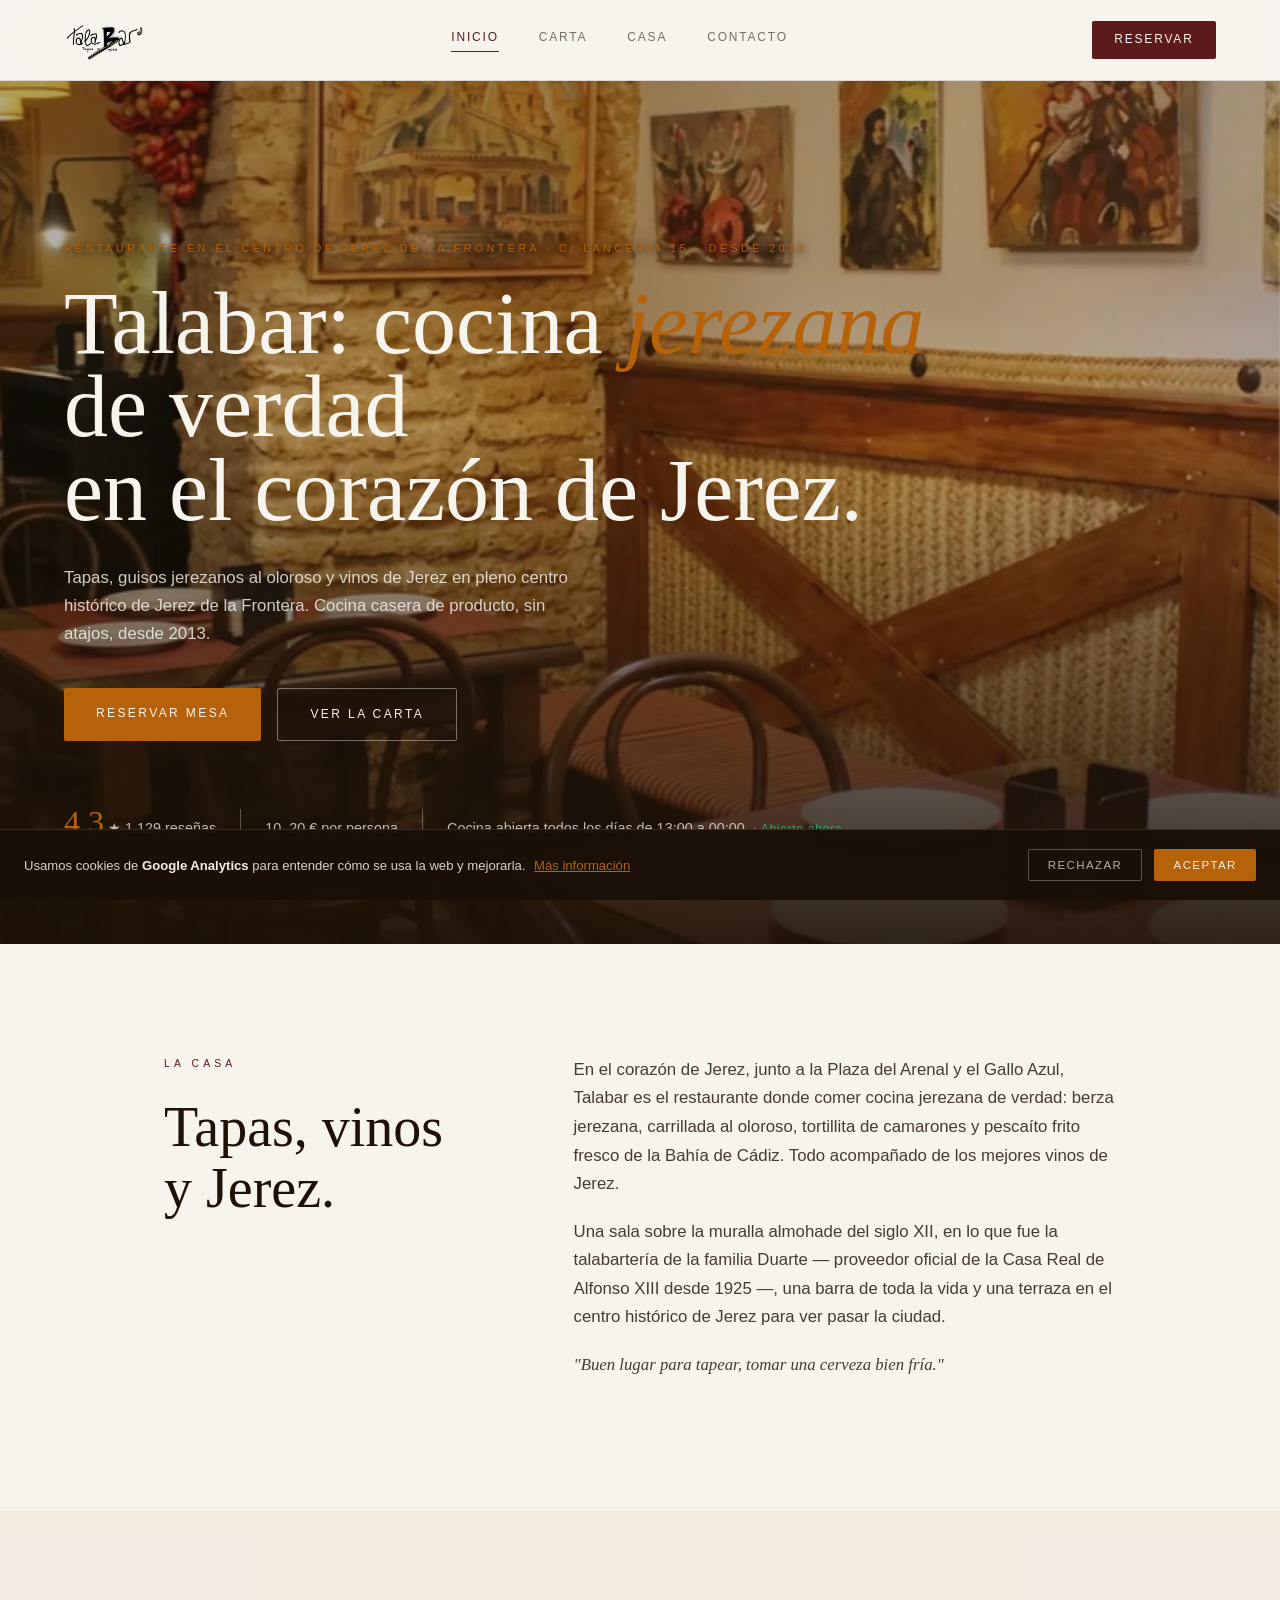
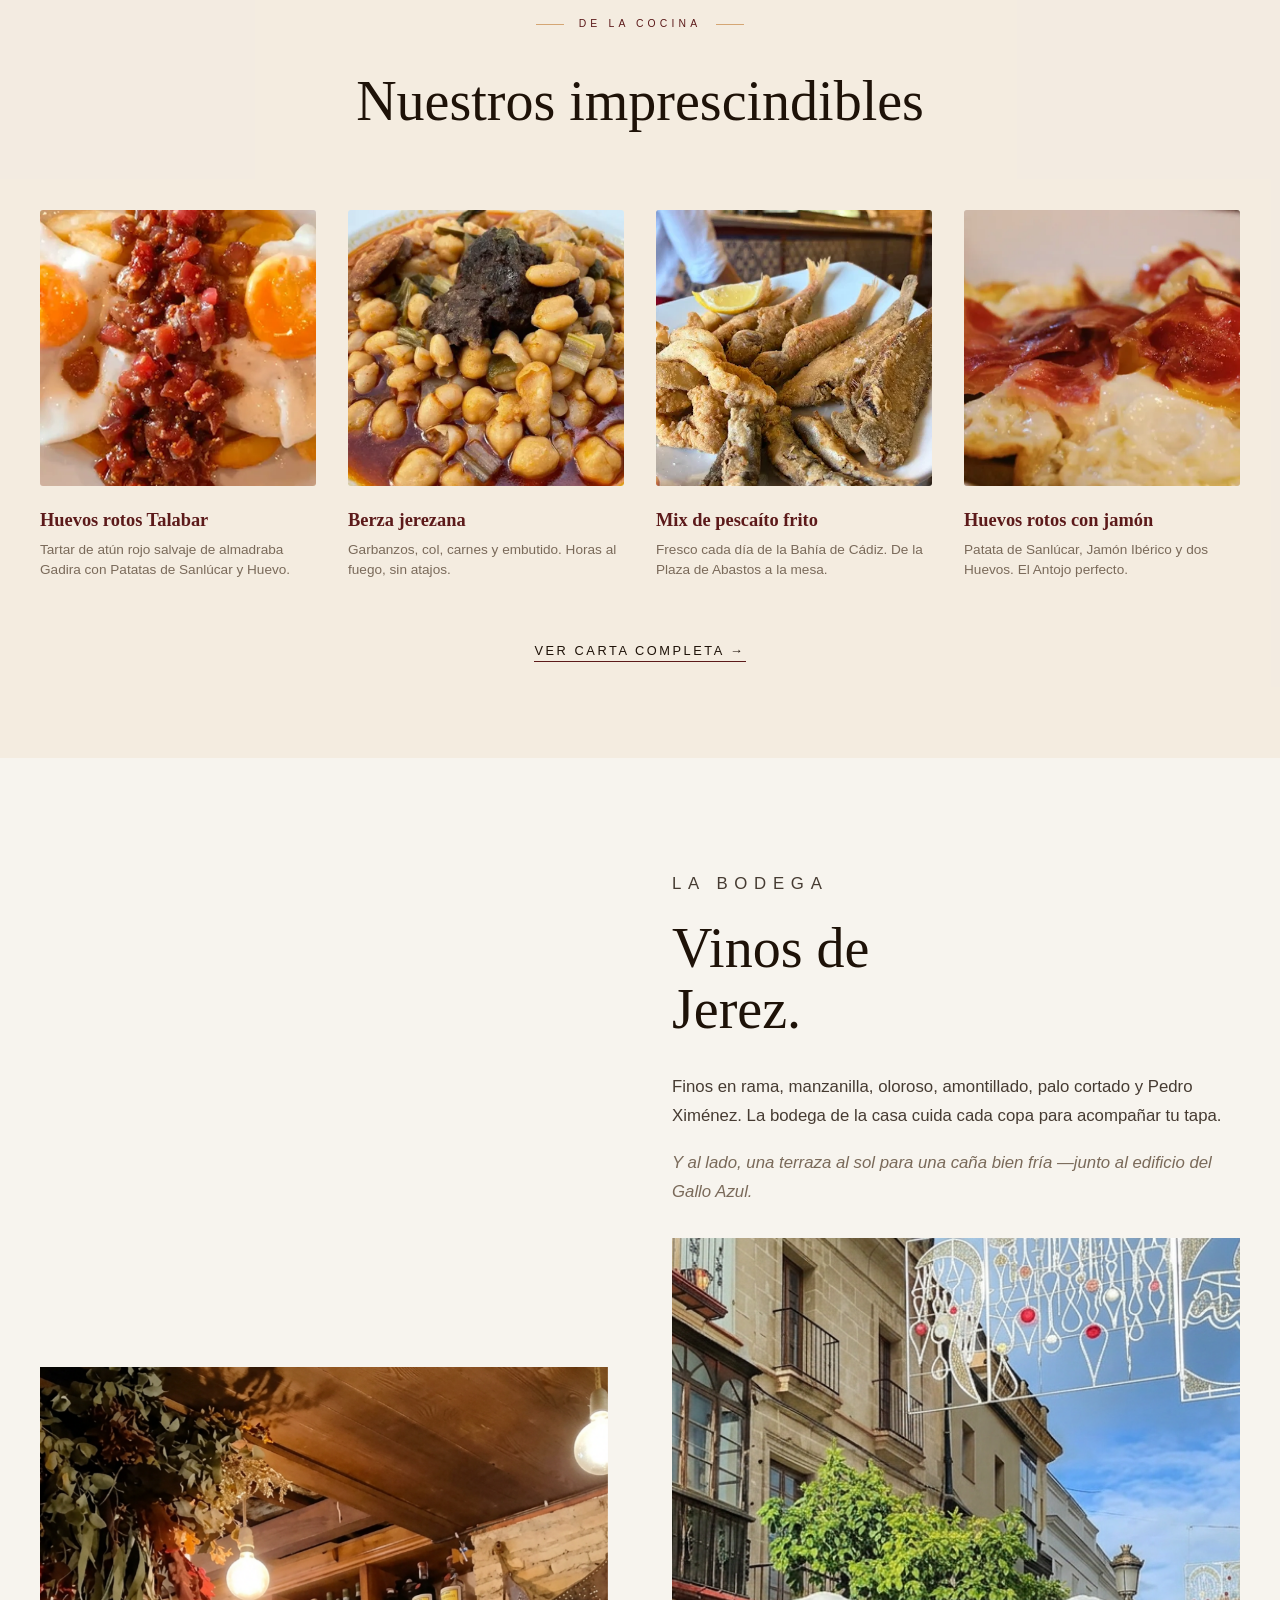
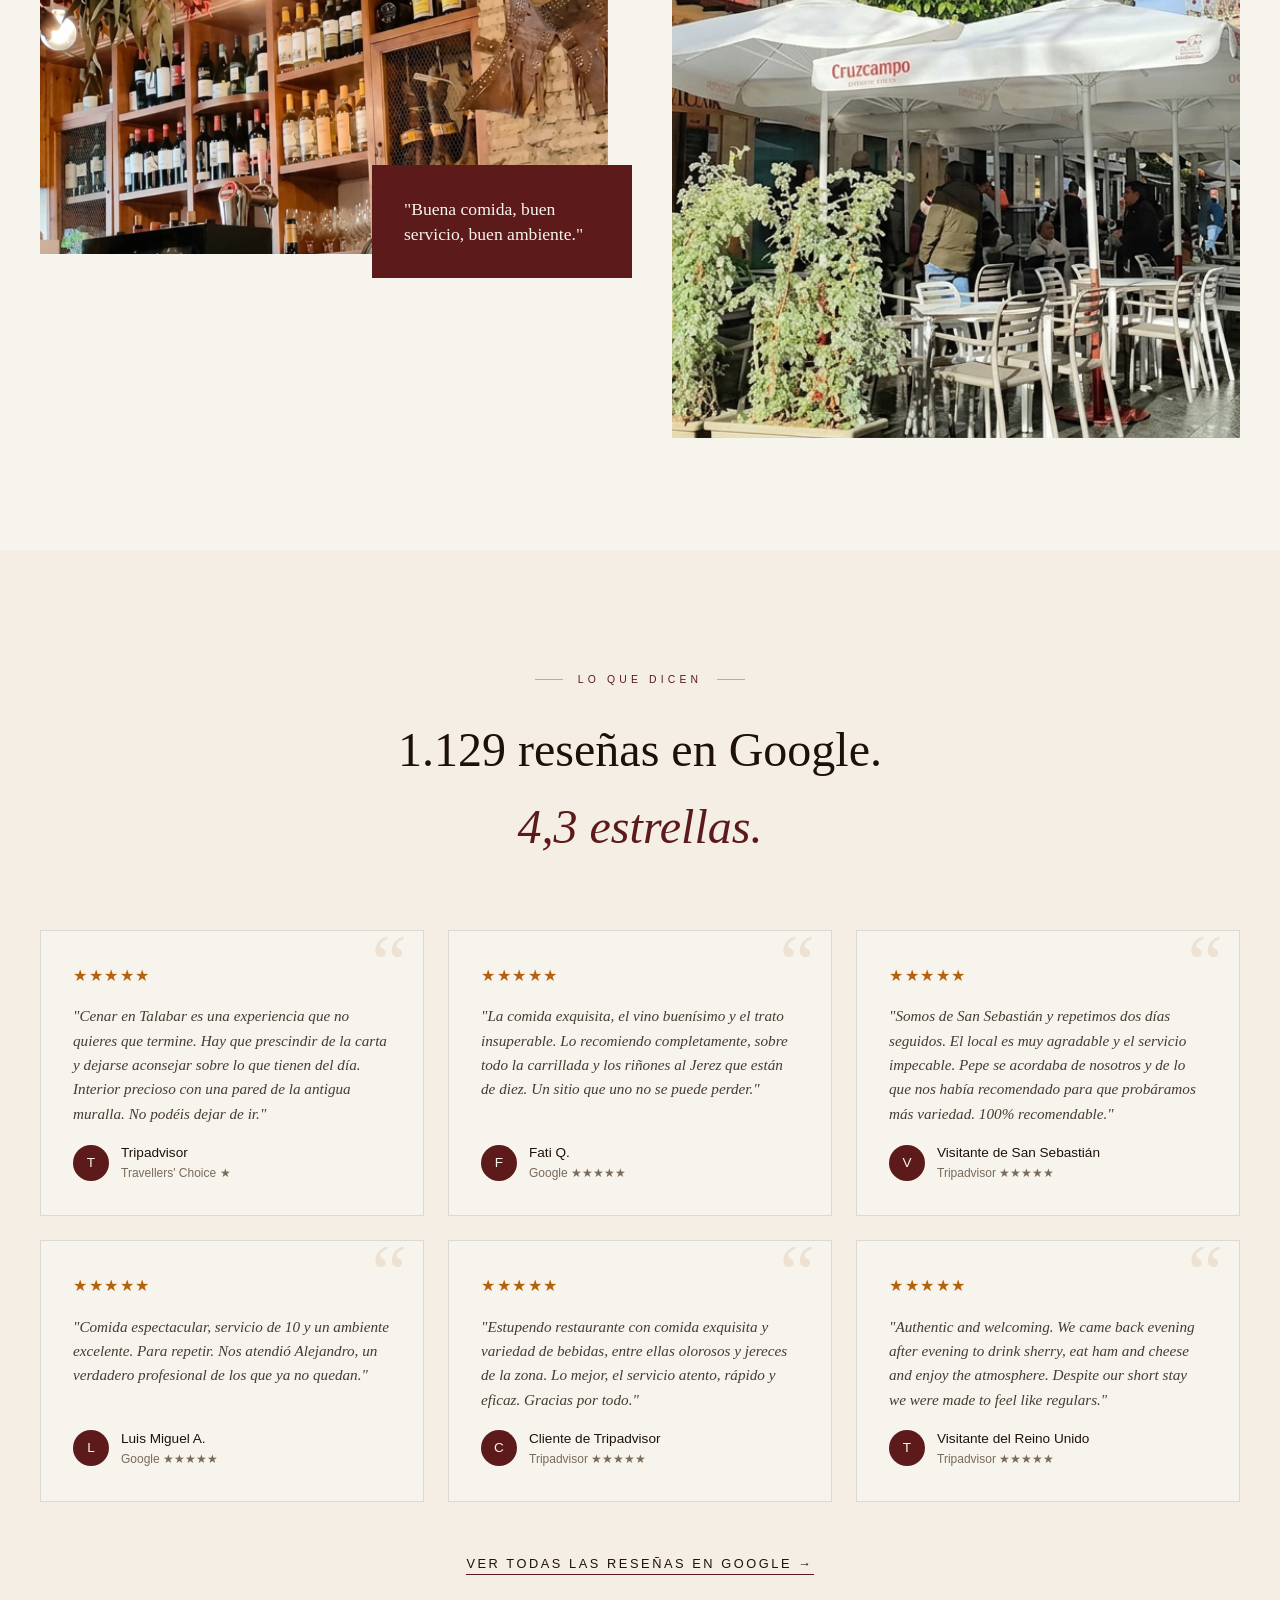
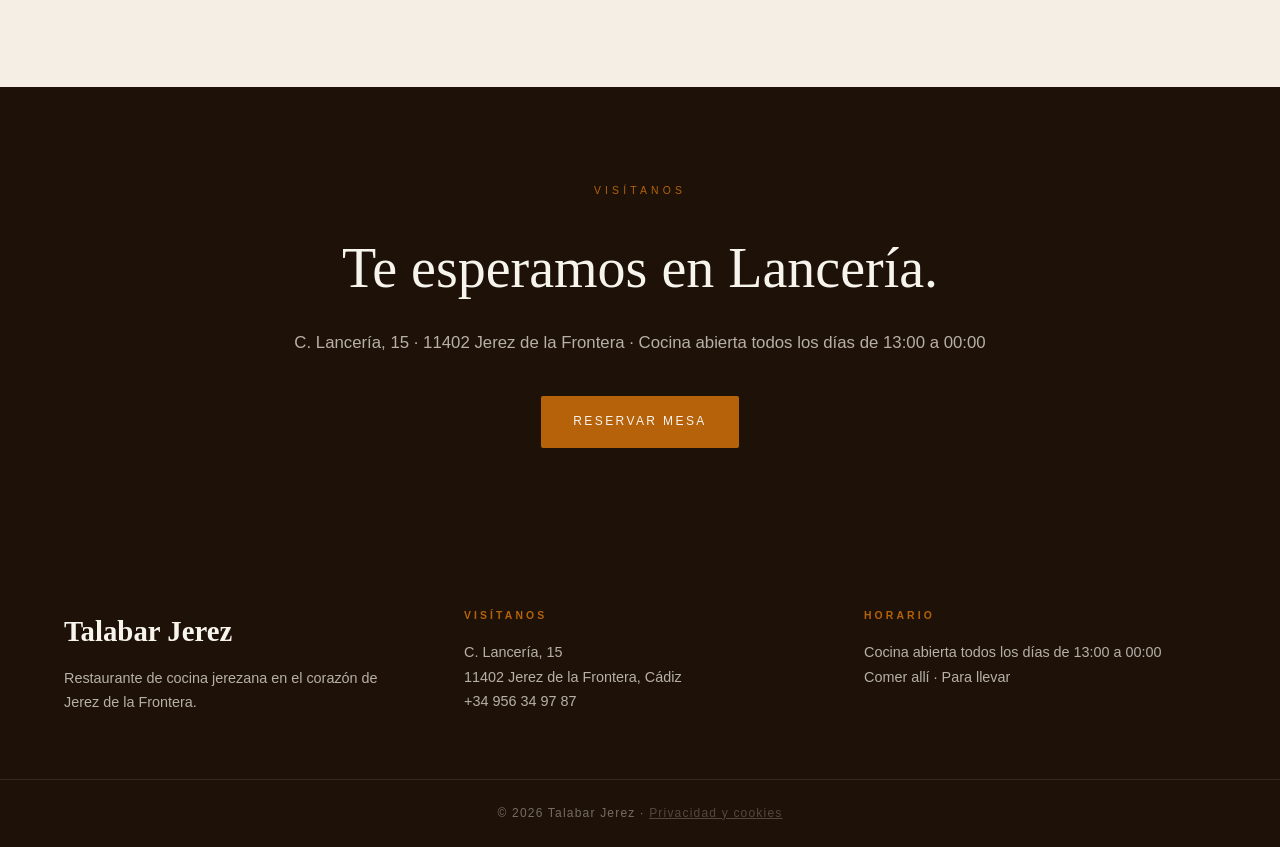
<file: index.html>
<!DOCTYPE html>
<html lang="es">
<head>
  <script>
  window.dataLayer = window.dataLayer || [];
  function gtag(){dataLayer.push(arguments);}
  gtag('consent', 'default', {
    'ad_storage': 'denied',
    'ad_user_data': 'denied',
    'ad_personalization': 'denied',
    'analytics_storage': 'denied'
  });
  </script>
  <!-- Google Tag Manager -->
  <script>(function(w,d,s,l,i){w[l]=w[l]||[];w[l].push({'gtm.start':
  new Date().getTime(),event:'gtm.js'});var f=d.getElementsByTagName(s)[0],
  j=d.createElement(s),dl=l!='dataLayer'?'&l='+l:'';j.async=true;j.src=
  'https://www.googletagmanager.com/gtm.js?id='+i+dl;f.parentNode.insertBefore(j,f);
  })(window,document,'script','dataLayer','GTM-5RXHSVJ4');</script>
  <!-- End Google Tag Manager -->


  <meta charset="utf-8"><meta name="viewport" content="width=device-width, initial-scale=1">
  <title>Talabar Jerez — Restaurante en Jerez de la Frontera | Cocina Jerezana</title>
  <link rel="icon" type="image/x-icon" href="/favicon.ico">
  <link rel="icon" type="image/png" sizes="32x32" href="/favicon_32.png">
  <link rel="apple-touch-icon" sizes="180x180" href="/favicon_180.png">
  <link rel="icon" type="image/png" sizes="192x192" href="/favicon_192.png">
  <meta name="description" content="Restaurante en Jerez de la Frontera de cocina jerezana. C/ Lancería 15, centro histórico. Berza jerezana, carrillada al oloroso, pescaíto frito de la Bahía y vinos de Jerez. Desde 2013. ☎ 956 34 97 87">
  <meta name="keywords" content="restaurante jerez de la frontera, restaurante jerez centro, comer jerez, tapas jerez de la frontera, cocina jerezana, berza jerezana, restaurante lancería jerez, pescaíto frito jerez, vinos de jerez, guisos jerezanos, restaurante casco historico jerez">
  <meta name="geo.region" content="ES-CA"><meta name="geo.placename" content="Jerez de la Frontera">
  <meta name="geo.position" content="36.6868;-6.1372"><meta name="ICBM" content="36.6868, -6.1372">
  <link rel="canonical" href="https://www.talabarjerez.com/">
  <link rel="preload" as="image" href="assets/talabar-interior.webp" fetchpriority="high">
  <meta property="og:title" content="Talabar Jerez — Restaurante en el centro de Jerez de la Frontera">
  <meta property="og:description" content="Cocina jerezana de verdad en C/ Lancería 15. Berza, carrillada al oloroso, pescaíto de la Bahía y vinos de Jerez. Desde 2013. 4,3★ en Google.">
  <meta property="og:type" content="restaurant"><meta property="og:url" content="https://www.talabarjerez.com/">
  <meta property="og:image" content="https://www.talabarjerez.com/assets/talabar-interior.webp">
  <meta property="og:locale" content="es_ES"><meta property="og:site_name" content="Talabar Jerez">
  <meta name="twitter:card" content="summary_large_image">
  <meta name="twitter:title" content="Talabar Jerez — Restaurante en el centro de Jerez de la Frontera">
  <meta name="twitter:description" content="Cocina jerezana de verdad en C/ Lancería 15. Berza, carrillada al oloroso, pescaíto de la Bahía y vinos de Jerez. Desde 2013. 4,3★ en Google.">
  <meta name="twitter:image" content="https://www.talabarjerez.com/assets/talabar-interior.webp">
  <script type="application/ld+json">{
    "@context": "https://schema.org","@type": "Restaurant","@id": "https://www.talabarjerez.com/#restaurant","name": "Talabar Jerez",
    "description": "Talabar es un restaurante de cocina jerezana abierto desde 2013 en C/ Lancería 15, en el centro histórico de Jerez de la Frontera. El local ocupa una antigua talabartería de la familia Duarte, proveedores de la Casa Real desde 1925, y su salón está construido sobre la muralla almohade del siglo XII. La cocina es jerezana de verdad: berza jerezana, carrillada ibérica al oloroso, riñones al Jerez, rabo de toro, pescaíto frito fresco de la Bahía de Cádiz y atún rojo salvaje de almadraba. Amplia bodega de vinos de Jerez: fino, manzanilla, amontillado, oloroso, palo cortado y Pedro Ximénez. Situado junto a la Plaza del Arenal y el edificio Gallo Azul. Abierto todos los días de 13:00 a 00:00. Precio medio 10–20€ por persona. 4,3 estrellas en Google con más de 1.100 reseñas.",
    "url": "https://www.talabarjerez.com","telephone": "+34956349787","email": "talabarjerez@gmail.com",
    "address": {"@type": "PostalAddress","streetAddress": "Calle Lancería, 15","addressLocality": "Jerez de la Frontera","addressRegion": "Cádiz","postalCode": "11402","addressCountry": "ES"},
    "geo": {"@type": "GeoCoordinates","latitude": 36.6868,"longitude": -6.1372},
    "hasMap": "https://maps.google.com/?q=Talabar+Jerez,+Calle+Lancería+15,+Jerez+de+la+Frontera",
    "openingHoursSpecification": [{"@type": "OpeningHoursSpecification","dayOfWeek": ["Monday","Tuesday","Wednesday","Thursday","Friday","Saturday","Sunday"],"opens": "13:00","closes": "00:00"}],
    "servesCuisine": ["Cocina jerezana","Tapas","Pescaíto frito","Guisos jerezanos","Vinos de Jerez"],
    "priceRange": "€€",
    "menu": "https://www.talabarjerez.com/carta.html",
    "aggregateRating": {"@type": "AggregateRating","ratingValue": "4.3","reviewCount": "1129","bestRating": "5"},
    "image": ["https://www.talabarjerez.com/assets/talabar-interior.webp"],
    "amenityFeature": [
      {"@type": "LocationFeatureSpecification","name": "Reservas disponibles","value": true},
      {"@type": "LocationFeatureSpecification","name": "Para llevar","value": true},
      {"@type": "LocationFeatureSpecification","name": "Bodega de vinos de Jerez","value": true},
      {"@type": "LocationFeatureSpecification","name": "Cocina abierta todos los días","value": true},
      {"@type": "LocationFeatureSpecification","name": "Patrimonio histórico — muralla almohade siglo XII","value": true}
    ],
    "keywords": "restaurante jerez de la frontera, cocina jerezana, berza jerezana, carrillada al oloroso, pescaíto frito, vinos de jerez, restaurante centro histórico jerez, tapas jerez, muralla almohade, Plaza del Arenal",
    "sameAs": ["https://www.instagram.com/talabar.jerez/","https://www.tripadvisor.es/Restaurant_Review-g227869-d6738744-Reviews-Talabar-Jerez_de_la_Frontera_Province_of_Cadiz_Andalucia.html"],
    "foundingDate": "2013",
    "slogan": "Cocina jerezana de verdad, desde 2013."
  }</script>
  <script type="application/ld+json">{
    "@context": "https://schema.org",
    "@type": "FAQPage",
    "mainEntity": [
      {
        "@type": "Question",
        "name": "¿Talabar es un tabanco o un restaurante?",
        "acceptedAnswer": {"@type": "Answer","text": "Talabar es un restaurante de cocina jerezana, no un tabanco. Ofrece carta completa, servicio en mesa y cocina de producto, aunque mantiene el espíritu y los vinos de Jerez que caracterizan a la ciudad. Está en C/ Lancería 15, en el centro histórico de Jerez de la Frontera."}
      },
      {
        "@type": "Question",
        "name": "¿Qué platos pedir en Talabar?",
        "acceptedAnswer": {"@type": "Answer","text": "Los platos más recomendados son la berza jerezana, la carrillada ibérica al oloroso, el mix de pescaíto frito de la Bahía de Cádiz, los riñones al Jerez y el atún rojo salvaje de almadraba. Todo regado con vinos de Jerez: fino, manzanilla, amontillado u oloroso."}
      },
      {
        "@type": "Question",
        "name": "¿Cuál es el horario de Talabar Jerez?",
        "acceptedAnswer": {"@type": "Answer","text": "Talabar abre todos los días con cocina de 13:00 a 00:00, en C/ Lancería 15, Jerez de la Frontera."}
      },
      {
        "@type": "Question",
        "name": "¿Dónde está Talabar y cómo llegar?",
        "acceptedAnswer": {"@type": "Answer","text": "Talabar está en Calle Lancería 15, en pleno centro histórico de Jerez de la Frontera, junto a la Plaza del Arenal y el edificio Gallo Azul. Fácil acceso a pie desde el centro; aparcamientos públicos cercanos en la zona del Arenal."}
      },
      {
        "@type": "Question",
        "name": "¿Hace falta reservar mesa en Talabar?",
        "acceptedAnswer": {"@type": "Answer","text": "Se recomienda reservar, especialmente los fines de semana. Se puede reservar por teléfono en el 956 34 97 87 o a través de Google. Talabar también ofrece comida para llevar."}
      }
    ]
  }</script>
  <link rel="stylesheet" href="style.css">

</head>
<body>
  <!-- Google Tag Manager (noscript) -->
  <noscript><iframe src="https://www.googletagmanager.com/ns.html?id=GTM-5RXHSVJ4"
  height="0" width="0" style="display:none;visibility:hidden"></iframe></noscript>
  <!-- End Google Tag Manager (noscript) -->


<header class="site-header">
  <div class="header-inner">
    <a href="/" aria-label="Talabar Jerez · Inicio">
      <img src="assets/logo.png" alt="Talabar · Restaurante en Jerez de la Frontera" class="logo" width="140" height="40">
    </a>
    <nav class="main-nav">
      <a href="/" class="nav-link active">Inicio</a>
      <a href="carta.html" class="nav-link">Carta</a>
      <a href="casa.html" class="nav-link">Casa</a>
      <a href="contacto.html" class="nav-link">Contacto</a>
    </nav>
    <a href="https://www.google.com/maps/reserve/v/dine/c/JcPCmgne7hU" class="btn-reservar" target="_blank" rel="noopener">Reservar</a>
    <button class="menu-toggle" aria-label="Menú" onclick="toggleMenu()">&#9776;</button>
  </div>
  <div class="mobile-nav" id="mobileNav">
    <a href="/" class="nav-link">Inicio</a>
    <a href="carta.html" class="nav-link">Carta</a>
    <a href="casa.html" class="nav-link">Casa</a>
    <a href="contacto.html" class="nav-link">Contacto</a>
    <a href="https://www.google.com/maps/reserve/v/dine/c/JcPCmgne7hU" class="btn-reservar" style="margin-top:1rem;display:inline-block" target="_blank" rel="noopener">Reservar</a>
  </div>
</header>

<main>

  <!-- HERO con parallax -->
  <section class="hero" id="hero-section">
    <div class="hero-parallax" id="heroParallax">
      <img src="assets/talabar-interior.webp" alt="Interior de Talabar Jerez con cuadros de tauromaquia y mesas de madera" class="hero-img" width="1600" height="900" fetchpriority="high">
    </div>
    <div class="hero-overlay"></div>
    <div class="hero-content">
      <p class="eyebrow reveal-fade" data-delay="0">Restaurante en el centro de Jerez de la Frontera · C/ Lancería 15 · Desde 2013</p>
      <h1 class="reveal-split">
        <span class="split-line" data-delay="200">Talabar: cocina <em>jerezana</em> de verdad</span>
        <span class="split-line" data-delay="400">en el corazón de Jerez.</span>
      </h1>
      <p class="hero-sub reveal-fade" data-delay="600">Tapas, guisos jerezanos al oloroso y vinos de Jerez en pleno centro histórico de Jerez de la Frontera. Cocina casera de producto, sin atajos, desde 2013.</p>
      <div class="hero-ctas reveal-fade" data-delay="800">
        <a href="https://www.google.com/maps/reserve/v/dine/c/JcPCmgne7hU" class="btn-primary" target="_blank" rel="noopener">Reservar mesa</a>
        <a href="carta.html" class="btn-outline">Ver la carta</a>
      </div>
      <div class="hero-stats reveal-fade" data-delay="1000">
        <div><span class="stat-num">4,3</span> ★ 1.129 reseñas</div>
        <div class="divider"></div>
        <div>10–20 € por persona</div>
        <div class="divider"></div>
        <div>Cocina abierta todos los días de 13:00 a 00:00 <span id="estado-cocina"></span></div>
      </div>
    </div>
  </section>

  <!-- HISTORIA con reveal desde lados -->
  <section class="historia">
    <div class="historia-inner">
      <div class="historia-left reveal-left">
        <p class="label">La casa</p>
        <h2>Tapas, vinos<br>y Jerez.</h2>
      </div>
      <div class="historia-right reveal-right">
        <p>En el corazón de Jerez, junto a la Plaza del Arenal y el Gallo Azul, Talabar es el restaurante donde comer cocina jerezana de verdad: berza jerezana, carrillada al oloroso, tortillita de camarones y pescaíto frito fresco de la Bahía de Cádiz. Todo acompañado de los mejores vinos de Jerez.</p>
        <p>Una sala sobre la muralla almohade del siglo XII, en lo que fue la talabartería de la familia Duarte — proveedor oficial de la Casa Real de Alfonso XIII desde 1925 —, una barra de toda la vida y una terraza en el centro histórico de Jerez para ver pasar la ciudad.</p>
        <p class="quote">"Buen lugar para tapear, tomar una cerveza bien fría."</p>
      </div>
    </div>
  </section>

  <!-- PLATOS con stagger reveal -->
  <section class="platos">
    <div class="platos-inner">
      <div class="platos-header reveal-up">
        <p class="label">De la cocina</p>
        <h2>Nuestros imprescindibles</h2>
      </div>
      <div class="platos-grid">
        <article class="plato reveal-stagger" data-delay="0">
          <div class="plato-img-wrap">
            <img src="assets/dish-huevos-tartar.webp" alt="Huevos rotos Talabar" loading="lazy" width="400" height="300">
          </div>
          <div class="plato-info"><h3>Huevos rotos Talabar</h3></div>
          <p class="plato-desc">Tartar de atún rojo salvaje de almadraba Gadira con Patatas de Sanlúcar y Huevo.</p>
        </article>
        <article class="plato reveal-stagger" data-delay="100">
          <div class="plato-img-wrap">
            <img src="assets/dish-berza.webp" alt="Berza jerezana" loading="lazy" width="400" height="300">
          </div>
          <div class="plato-info"><h3>Berza jerezana</h3></div>
          <p class="plato-desc">Garbanzos, col, carnes y embutido. Horas al fuego, sin atajos.</p>
        </article>
        <article class="plato reveal-stagger" data-delay="200">
          <div class="plato-img-wrap">
            <img src="assets/dish-mix-pescaito.webp" alt="Mix de pescaíto frito" loading="lazy" width="400" height="300">
          </div>
          <div class="plato-info"><h3>Mix de pescaíto frito</h3></div>
          <p class="plato-desc">Fresco cada día de la Bahía de Cádiz. De la Plaza de Abastos a la mesa.</p>
        </article>
        <article class="plato reveal-stagger" data-delay="300">
          <div class="plato-img-wrap">
            <img src="assets/dish-huevos-jamon.webp" alt="Huevos rotos con jamón" loading="lazy" width="400" height="300">
          </div>
          <div class="plato-info"><h3>Huevos rotos con jamón</h3></div>
          <p class="plato-desc">Patata de Sanlúcar, Jamón Ibérico y dos Huevos. El Antojo perfecto.</p>
        </article>
      </div>
      <div class="platos-cta reveal-up">
        <a href="carta.html" class="link-arrow">Ver carta completa →</a>
      </div>
    </div>
  </section>

  <!-- BODEGA con parallax en imagen -->
  <section class="bodega">
    <div class="bodega-inner">
      <div class="bodega-img-col reveal-left">
        <div class="bodega-parallax-wrap">
          <img src="assets/talabar-bodega.webp" alt="Bodega de Talabar con vinos de Jerez" loading="lazy" id="bodegaImg" width="1200" height="800">
        </div>
        <div class="bodega-quote">"Buena comida, buen servicio, buen ambiente."</div>
      </div>
      <div class="bodega-text reveal-right">
        <p class="label">La bodega</p>
        <h2>Vinos de<br>Jerez.</h2>
        <p>Finos en rama, manzanilla, oloroso, amontillado, palo cortado y Pedro Ximénez. La bodega de la casa cuida cada copa para acompañar tu tapa.</p>
        <p class="muted">Y al lado, una terraza al sol para una caña bien fría —junto al edificio del Gallo Azul.</p>
        <img src="assets/talabar-terraza.jpg" alt="Terraza de Talabar en el centro de Jerez" loading="lazy" class="terraza-img reveal-up" width="1200" height="800">
      </div>
    </div>
  </section>

  <!-- RESEÑAS -->
  <section class="resenas">
    <div class="resenas-inner">
      <div class="resenas-header">
        <p class="label">Lo que dicen</p>
        <h2>1.129 reseñas en Google.<br><em>4,3 estrellas.</em></h2>
      </div>
      <div class="resenas-grid">

        <article class="resena">
          <div class="resena-stars">★★★★★</div>
          <p class="resena-texto">"Cenar en Talabar es una experiencia que no quieres que termine. Hay que prescindir de la carta y dejarse aconsejar sobre lo que tienen del día. Interior precioso con una pared de la antigua muralla. No podéis dejar de ir."</p>
          <div class="resena-autor">
            <div class="resena-avatar">T</div>
            <div>
              <p class="resena-nombre">Tripadvisor</p>
              <p class="resena-plataforma">Travellers' Choice ★</p>
            </div>
          </div>
        </article>

        <article class="resena">
          <div class="resena-stars">★★★★★</div>
          <p class="resena-texto">"La comida exquisita, el vino buenísimo y el trato insuperable. Lo recomiendo completamente, sobre todo la carrillada y los riñones al Jerez que están de diez. Un sitio que uno no se puede perder."</p>
          <div class="resena-autor">
            <div class="resena-avatar">F</div>
            <div>
              <p class="resena-nombre">Fati Q.</p>
              <p class="resena-plataforma">Google ★★★★★</p>
            </div>
          </div>
        </article>

        <article class="resena">
          <div class="resena-stars">★★★★★</div>
          <p class="resena-texto">"Somos de San Sebastián y repetimos dos días seguidos. El local es muy agradable y el servicio impecable. Pepe se acordaba de nosotros y de lo que nos había recomendado para que probáramos más variedad. 100% recomendable."</p>
          <div class="resena-autor">
            <div class="resena-avatar">V</div>
            <div>
              <p class="resena-nombre">Visitante de San Sebastián</p>
              <p class="resena-plataforma">Tripadvisor ★★★★★</p>
            </div>
          </div>
        </article>

        <article class="resena">
          <div class="resena-stars">★★★★★</div>
          <p class="resena-texto">"Comida espectacular, servicio de 10 y un ambiente excelente. Para repetir. Nos atendió Alejandro, un verdadero profesional de los que ya no quedan."</p>
          <div class="resena-autor">
            <div class="resena-avatar">L</div>
            <div>
              <p class="resena-nombre">Luis Miguel A.</p>
              <p class="resena-plataforma">Google ★★★★★</p>
            </div>
          </div>
        </article>

        <article class="resena">
          <div class="resena-stars">★★★★★</div>
          <p class="resena-texto">"Estupendo restaurante con comida exquisita y variedad de bebidas, entre ellas olorosos y jereces de la zona. Lo mejor, el servicio atento, rápido y eficaz. Gracias por todo."</p>
          <div class="resena-autor">
            <div class="resena-avatar">C</div>
            <div>
              <p class="resena-nombre">Cliente de Tripadvisor</p>
              <p class="resena-plataforma">Tripadvisor ★★★★★</p>
            </div>
          </div>
        </article>

        <article class="resena">
          <div class="resena-stars">★★★★★</div>
          <p class="resena-texto">"Authentic and welcoming. We came back evening after evening to drink sherry, eat ham and cheese and enjoy the atmosphere. Despite our short stay we were made to feel like regulars."</p>
          <div class="resena-autor">
            <div class="resena-avatar">T</div>
            <div>
              <p class="resena-nombre">Visitante del Reino Unido</p>
              <p class="resena-plataforma">Tripadvisor ★★★★★</p>
            </div>
          </div>
        </article>

      </div>
      <div style="text-align:center;margin-top:3rem">
        <a href="https://www.google.com/maps/place/Talabar+Jerez/@36.6868,-6.1372,17z" target="_blank" rel="noopener" class="link-arrow">Ver todas las reseñas en Google →</a>
      </div>
    </div>
  </section>

  <!-- CTA -->
  <section class="cta-section">
    <p class="label accent reveal-up">Visítanos</p>
    <h2 class="reveal-up" style="transition-delay:0.1s">Te esperamos en Lancería.</h2>
    <p class="cta-sub reveal-up" style="transition-delay:0.2s">C. Lancería, 15 · 11402 Jerez de la Frontera · Cocina abierta todos los días de 13:00 a 00:00</p>
    <a href="https://www.google.com/maps/reserve/v/dine/c/JcPCmgne7hU" class="btn-primary reveal-up" style="transition-delay:0.3s" target="_blank" rel="noopener">Reservar mesa</a>
  </section>

</main>

<footer class="site-footer">
  <div class="footer-inner">
    <div>
      <h3>Talabar Jerez</h3>
      <p>Restaurante de cocina jerezana en el corazón de Jerez de la Frontera.</p>
    </div>
    <div>
      <h4>Visítanos</h4>
      <p>C. Lancería, 15<br>11402 Jerez de la Frontera, Cádiz<br><a href="tel:+34956349787">+34 956 34 97 87</a></p>
    </div>
    <div>
      <h4>Horario</h4>
      <p>Cocina abierta todos los días de 13:00 a 00:00<br>Comer allí · Para llevar</p>
    </div>
  </div>
  <div class="footer-copy">© 2026 Talabar Jerez · <a href="/privacidad.html" style="color:inherit;opacity:0.6;text-decoration:underline">Privacidad y cookies</a></div>
</footer>

<style>
/* ===== ANIMACIONES ===== */

/* Parallax hero */
.hero { position: relative; min-height: 92vh; display: flex; align-items: flex-end; overflow: hidden; }
.hero-parallax { position: absolute; inset: -20% 0; will-change: transform; }
.hero-parallax .hero-img { position: absolute; inset: 0; width: 100%; height: 100%; object-fit: cover; }

/* Reveal genérico */
.reveal-fade,
.reveal-up,
.reveal-left,
.reveal-right,
.reveal-stagger,
.split-line {
  opacity: 0;
  transition: opacity 0.9s cubic-bezier(0.16,1,0.3,1), transform 0.9s cubic-bezier(0.16,1,0.3,1);
}

.reveal-fade { transform: none; }
.reveal-up { transform: translateY(40px); }
.reveal-left { transform: translateX(-50px); }
.reveal-right { transform: translateX(50px); }
.reveal-stagger { transform: translateY(35px); }
.split-line { display: block; transform: translateY(60px); }

/* Activos */
.reveal-fade.in,
.reveal-up.in,
.reveal-left.in,
.reveal-right.in,
.reveal-stagger.in,
.split-line.in {
  opacity: 1;
  transform: none;
}

/* Delays hero — aplicados via JS */

/* Bodega imagen con overflow hidden para parallax interno */
.bodega-parallax-wrap {
  overflow: hidden;
  position: relative;
}
.bodega-parallax-wrap img {
  width: 100%;
  will-change: transform;
  transition: transform 0.1s linear;
}

/* Hover en platos más suave */
.plato { transition: transform 0.5s cubic-bezier(0.16,1,0.3,1); }
.plato:hover { transform: translateY(-6px); }
.plato-img-wrap img { transition: transform 1.4s cubic-bezier(0.16,1,0.3,1); }
.plato:hover .plato-img-wrap img { transform: scale(1.06); }

/* Línea decorativa que se dibuja */
.draw-line {
  display: block;
  width: 40px;
  height: 1px;
  background: var(--wine, #5c1a1a);
  transform: scaleX(0);
  transform-origin: left;
  transition: transform 0.8s cubic-bezier(0.16,1,0.3,1) 0.3s;
  margin-bottom: 1rem;
}
.draw-line.in { transform: scaleX(1); }
</style>

<script>
function toggleMenu() {
  document.getElementById('mobileNav').classList.toggle('open');
}

/* 1. PARALLAX HERO */
const heroParallax = document.getElementById('heroParallax');
window.addEventListener('scroll', () => {
  const scrollY = window.scrollY;
  if (heroParallax && scrollY < window.innerHeight * 1.5) {
    heroParallax.style.transform = `translateY(${scrollY * 0.35}px)`;
  }
}, { passive: true });

/* 2. PARALLAX BODEGA */
const bodegaImg = document.getElementById('bodegaImg');
window.addEventListener('scroll', () => {
  if (!bodegaImg) return;
  const rect = bodegaImg.closest('.bodega-parallax-wrap').getBoundingClientRect();
  const center = rect.top + rect.height / 2 - window.innerHeight / 2;
  bodegaImg.style.transform = `translateY(${center * 0.12}px)`;
}, { passive: true });

/* 3. SCROLL REVEAL con IntersectionObserver */
const revealObserver = new IntersectionObserver((entries) => {
  entries.forEach(entry => {
    if (entry.isIntersecting) {
      const el = entry.target;
      const delay = el.dataset.delay || 0;
      setTimeout(() => el.classList.add('in'), parseInt(delay));
      revealObserver.unobserve(el);
    }
  });
}, { threshold: 0.15, rootMargin: '0px 0px -40px 0px' });

document.querySelectorAll(
  '.reveal-fade, .reveal-up, .reveal-left, .reveal-right, .reveal-stagger, .split-line'
).forEach(el => revealObserver.observe(el));

/* 4. HERO ANIMACIÓN INICIAL al cargar */
window.addEventListener('load', () => {
  const heroEls = document.querySelectorAll('.hero .reveal-fade, .hero .split-line');
  heroEls.forEach(el => {
    const delay = parseInt(el.dataset.delay || 0);
    setTimeout(() => el.classList.add('in'), delay + 300);
  });
});
</script>






<!-- BOTÓN STICKY RESERVA MÓVIL -->
<style>
#sticky-reserva {
  position: fixed;
  bottom: 1.2rem;
  left: 1rem;
  right: 1rem;
  z-index: 8888;
  background: #5c1a1a;
  color: #f5f0e8;
  text-decoration: none;
  padding: 1rem;
  font-family: 'Inter', sans-serif;
  font-size: 0.75rem;
  font-weight: 500;
  letter-spacing: 0.18em;
  text-transform: uppercase;
  border-radius: 2px;
  box-shadow: 0 4px 24px rgba(0,0,0,0.3);
  text-align: center;
  box-sizing: border-box;
  display: none;
}
</style>
<a href="https://www.google.com/maps/reserve/v/dine/c/JcPCmgne7hU" id="sticky-reserva" target="_blank" rel="noopener">Reservar mesa</a>
<script>
(function() {
  var btn = document.getElementById('sticky-reserva');
  function check() {
    if (window.innerWidth <= 768) {
      btn.style.display = 'block';
    } else {
      btn.style.display = 'none';
    }
  }
  window.addEventListener('load', check);
  window.addEventListener('resize', check);
  check();
})();
</script>

<script>
(function() {
  function actualizarEstado() {
    var ahora = new Date();
    // Hora en España (Europe/Madrid)
    var horaEspana = new Date(ahora.toLocaleString('en-US', { timeZone: 'Europe/Madrid' }));
    var hora = horaEspana.getHours();
    var min = horaEspana.getMinutes();
    var totalMin = hora * 60 + min;

    // Cocina: 13:00 (780 min) a 00:00 (1440 min)
    var abierto = totalMin >= 780; // 13:00 en adelante, cierra a medianoche

    var el = document.getElementById('estado-cocina');
    if (el && abierto) {
      el.innerHTML = '&nbsp;· <span style="color:#3a9e5f;font-weight:500;font-size:0.85em;letter-spacing:0.05em">Abierto ahora</span>';
    }
  }
  window.addEventListener('DOMContentLoaded', actualizarEstado);
})();
</script>

<!-- BANNER DE COOKIES -->
<div id="cookie-banner" style="display:none;position:fixed;bottom:0;left:0;right:0;z-index:9999;background:rgba(26,16,8,0.97);color:#f5f0e8;padding:1.2rem 1.5rem;align-items:center;justify-content:space-between;flex-wrap:wrap;gap:1rem;border-top:1px solid rgba(181,98,10,0.3);">
  <p style="margin:0;font-size:0.82rem;line-height:1.6;max-width:700px;font-family:'Inter',sans-serif;color:rgba(247,244,238,0.85);">
    Usamos cookies de <strong style="color:#f5f0e8">Google Analytics</strong> para entender cómo se usa la web y mejorarla.
    <a href="/privacidad.html" style="color:#b5620a;text-decoration:underline;margin-left:0.3rem">Más información</a>
  </p>
  <div style="display:flex;gap:0.75rem;flex-shrink:0">
    <button onclick="cerrarCookies(false)" style="background:transparent;border:1px solid rgba(247,244,238,0.3);color:rgba(247,244,238,0.7);padding:0.55rem 1.2rem;font-size:0.72rem;letter-spacing:0.12em;text-transform:uppercase;cursor:pointer;border-radius:2px;font-family:'Inter',sans-serif;">Rechazar</button>
    <button onclick="cerrarCookies(true)" style="background:#b5620a;border:none;color:#f5f0e8;padding:0.55rem 1.2rem;font-size:0.72rem;letter-spacing:0.12em;text-transform:uppercase;cursor:pointer;border-radius:2px;font-family:'Inter',sans-serif;">Aceptar</button>
  </div>
</div>
<script>
(function() {
  try {
    var consent = localStorage.getItem('talabar_cookie_consent');
    if (consent === 'granted' || consent === 'done') {
      gtag('consent', 'update', { 'analytics_storage': 'granted' });
    }
    if (!consent) {
      setTimeout(function() {
        var b = document.getElementById('cookie-banner');
        if (b) b.style.display = 'flex';
      }, 1000);
    }
  } catch(e) {}
  window.cerrarCookies = function(aceptado) {
    try { localStorage.setItem('talabar_cookie_consent', aceptado ? 'granted' : 'denied'); } catch(e) {}
    gtag('consent', 'update', { 'analytics_storage': aceptado ? 'granted' : 'denied' });
    var b = document.getElementById('cookie-banner');
    if (b) b.style.display = 'none';
  };
})();
  // Sticky header shadow on scroll
  const siteHeader = document.querySelector(".site-header");
  window.addEventListener("scroll", () => {
    siteHeader.classList.toggle("scrolled", window.scrollY > 10);
  }, { passive: true });
</script>
</body>
</html>
</file>
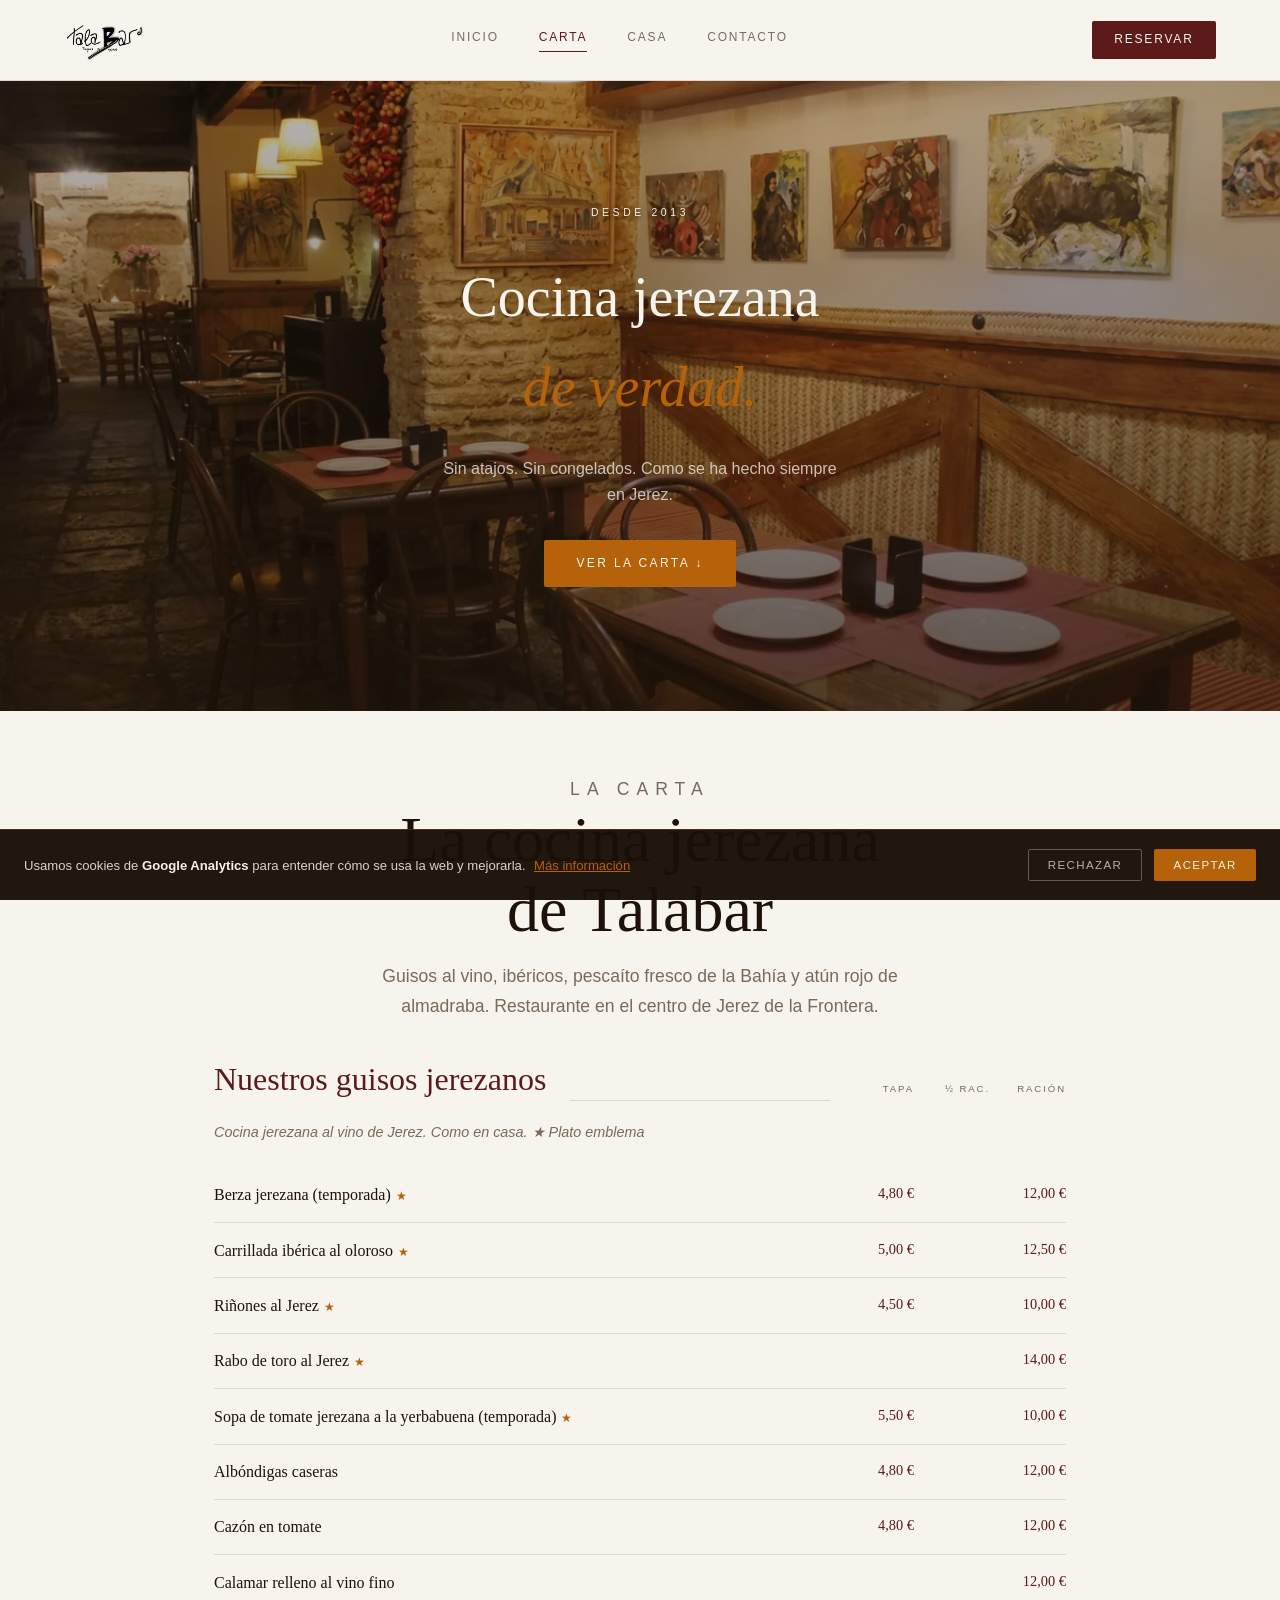
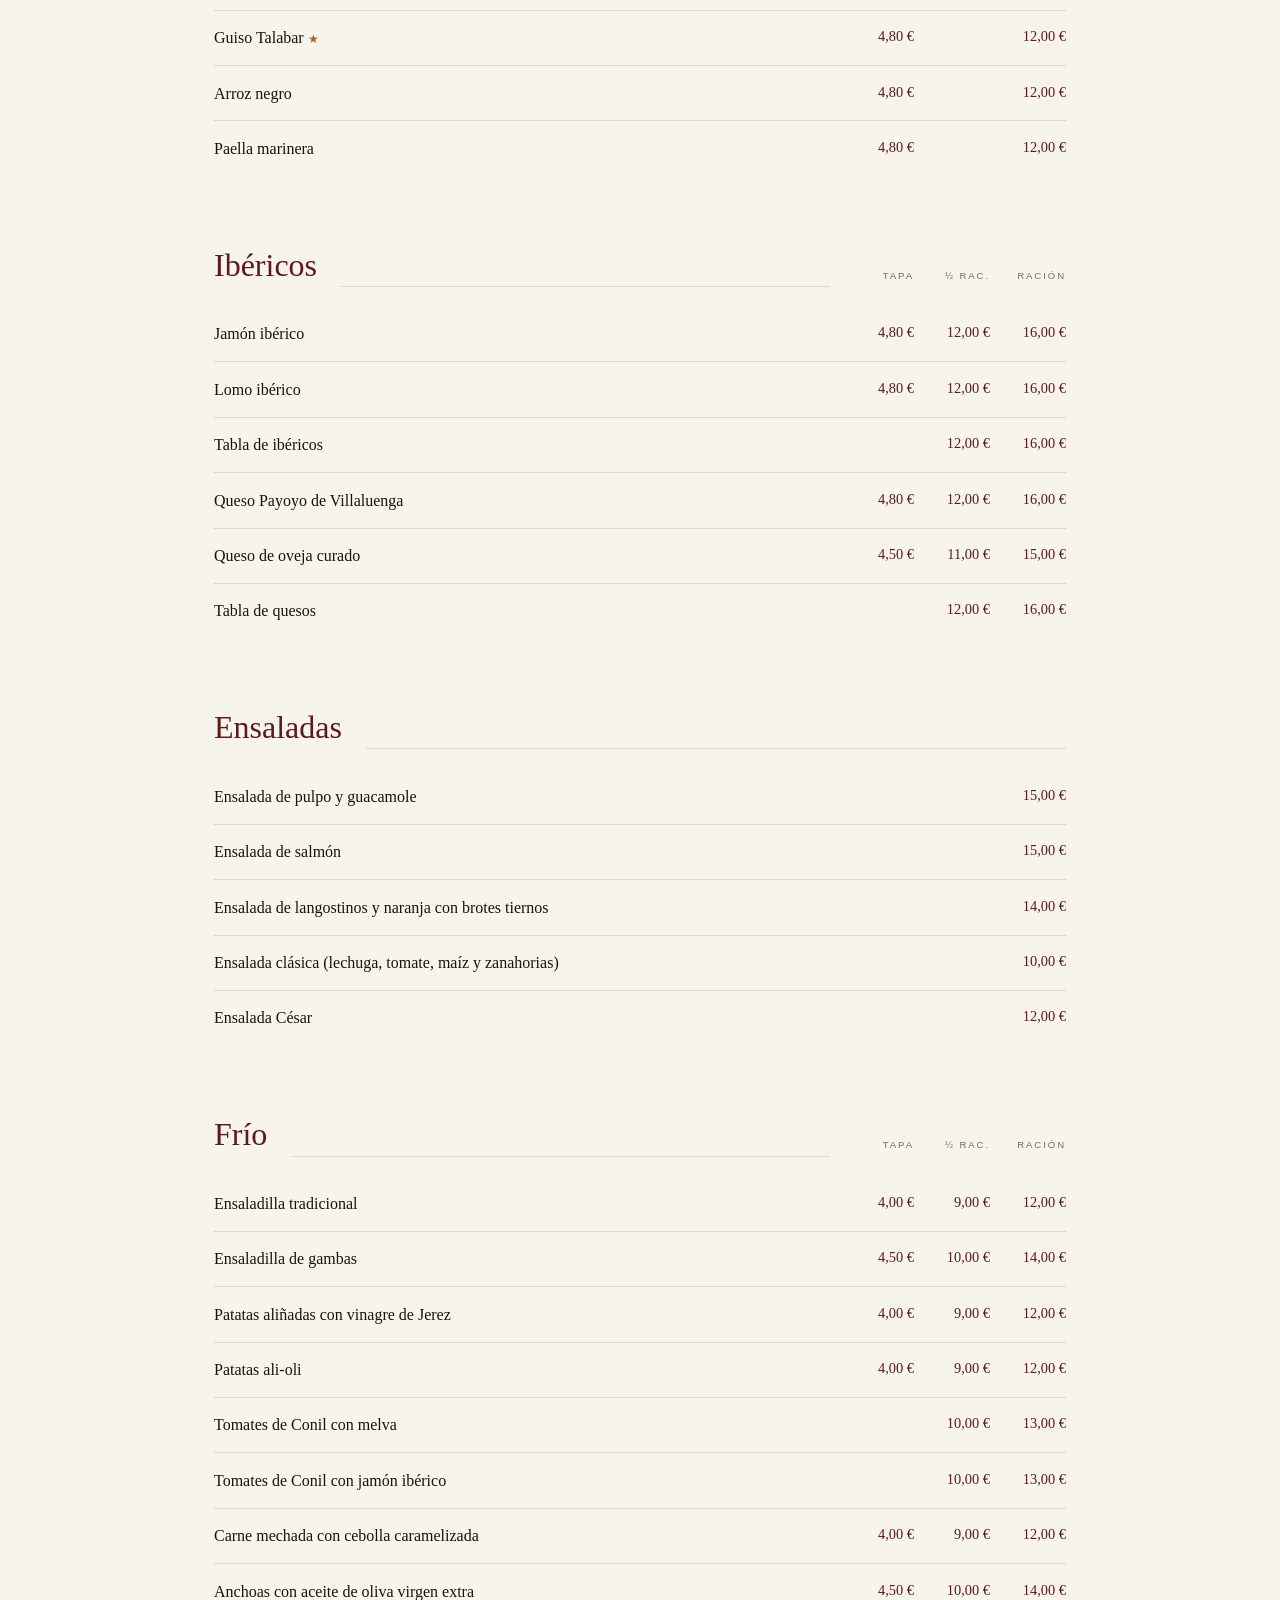
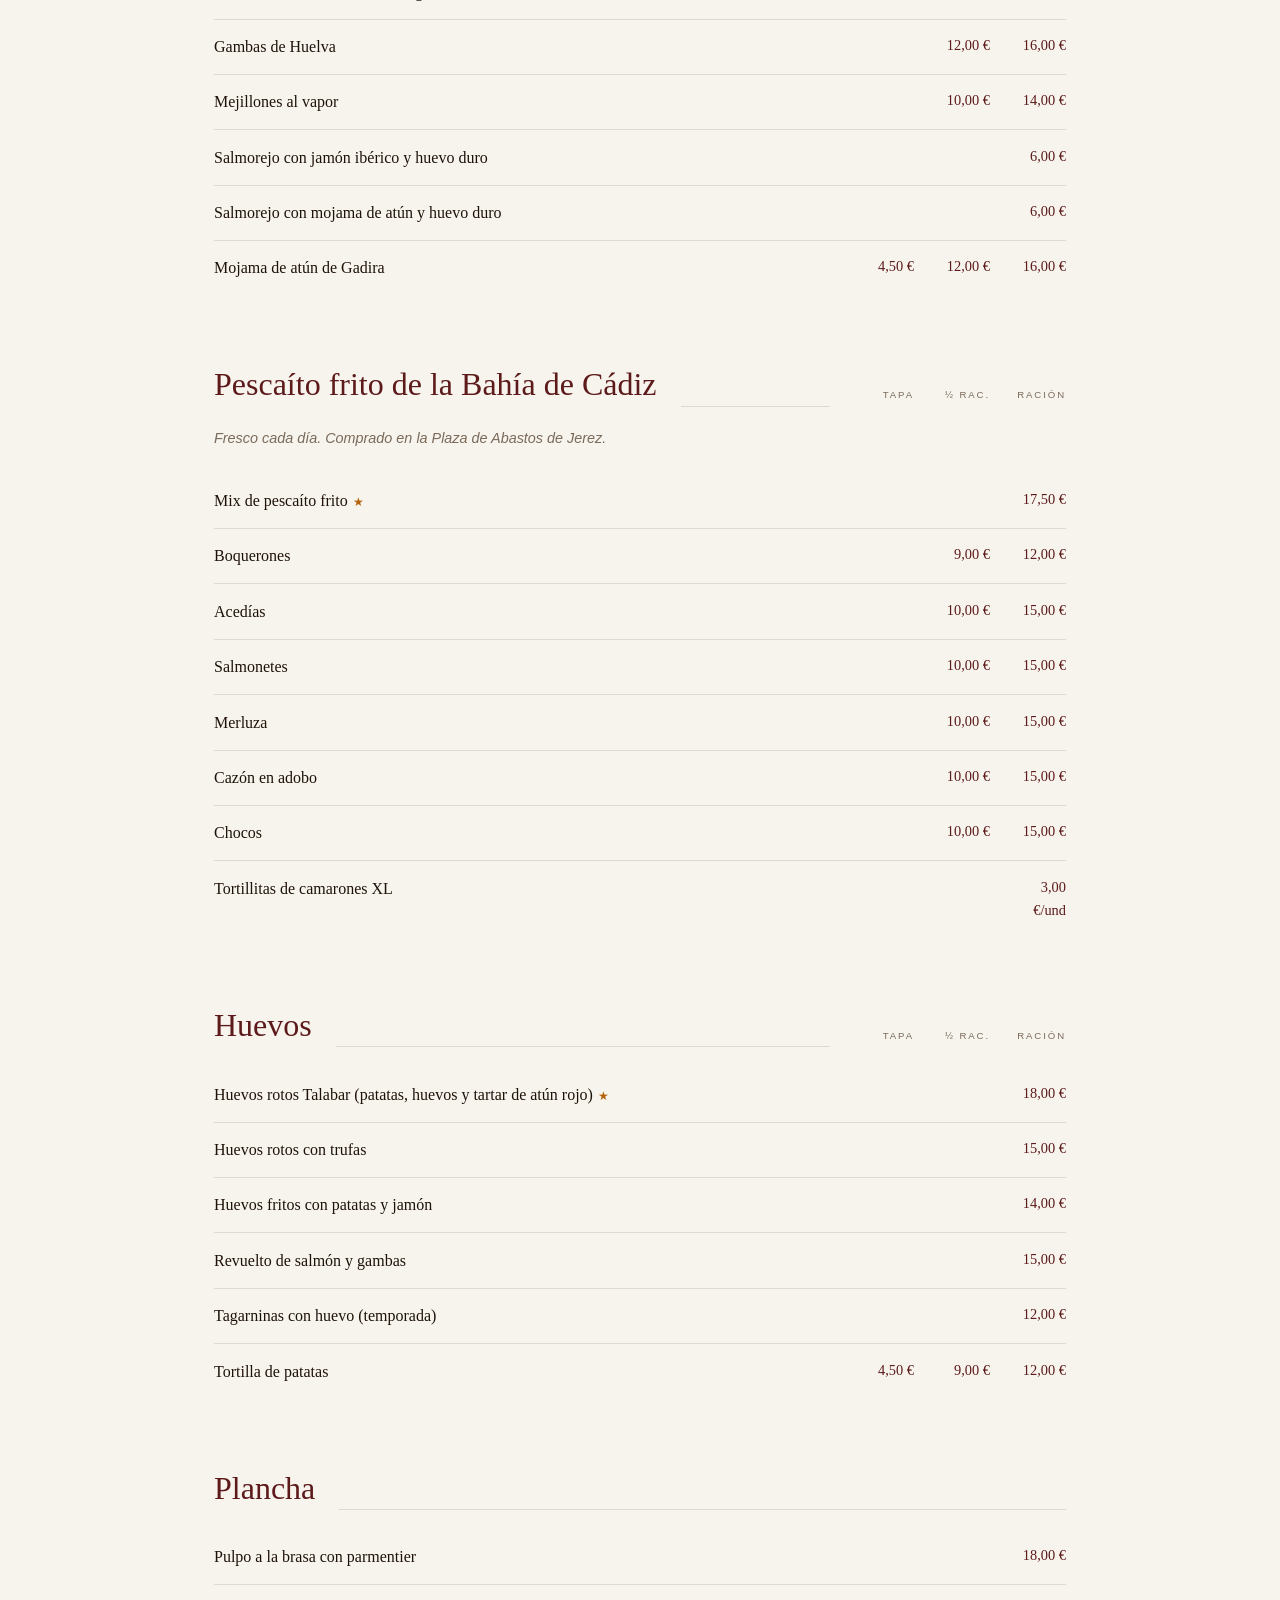
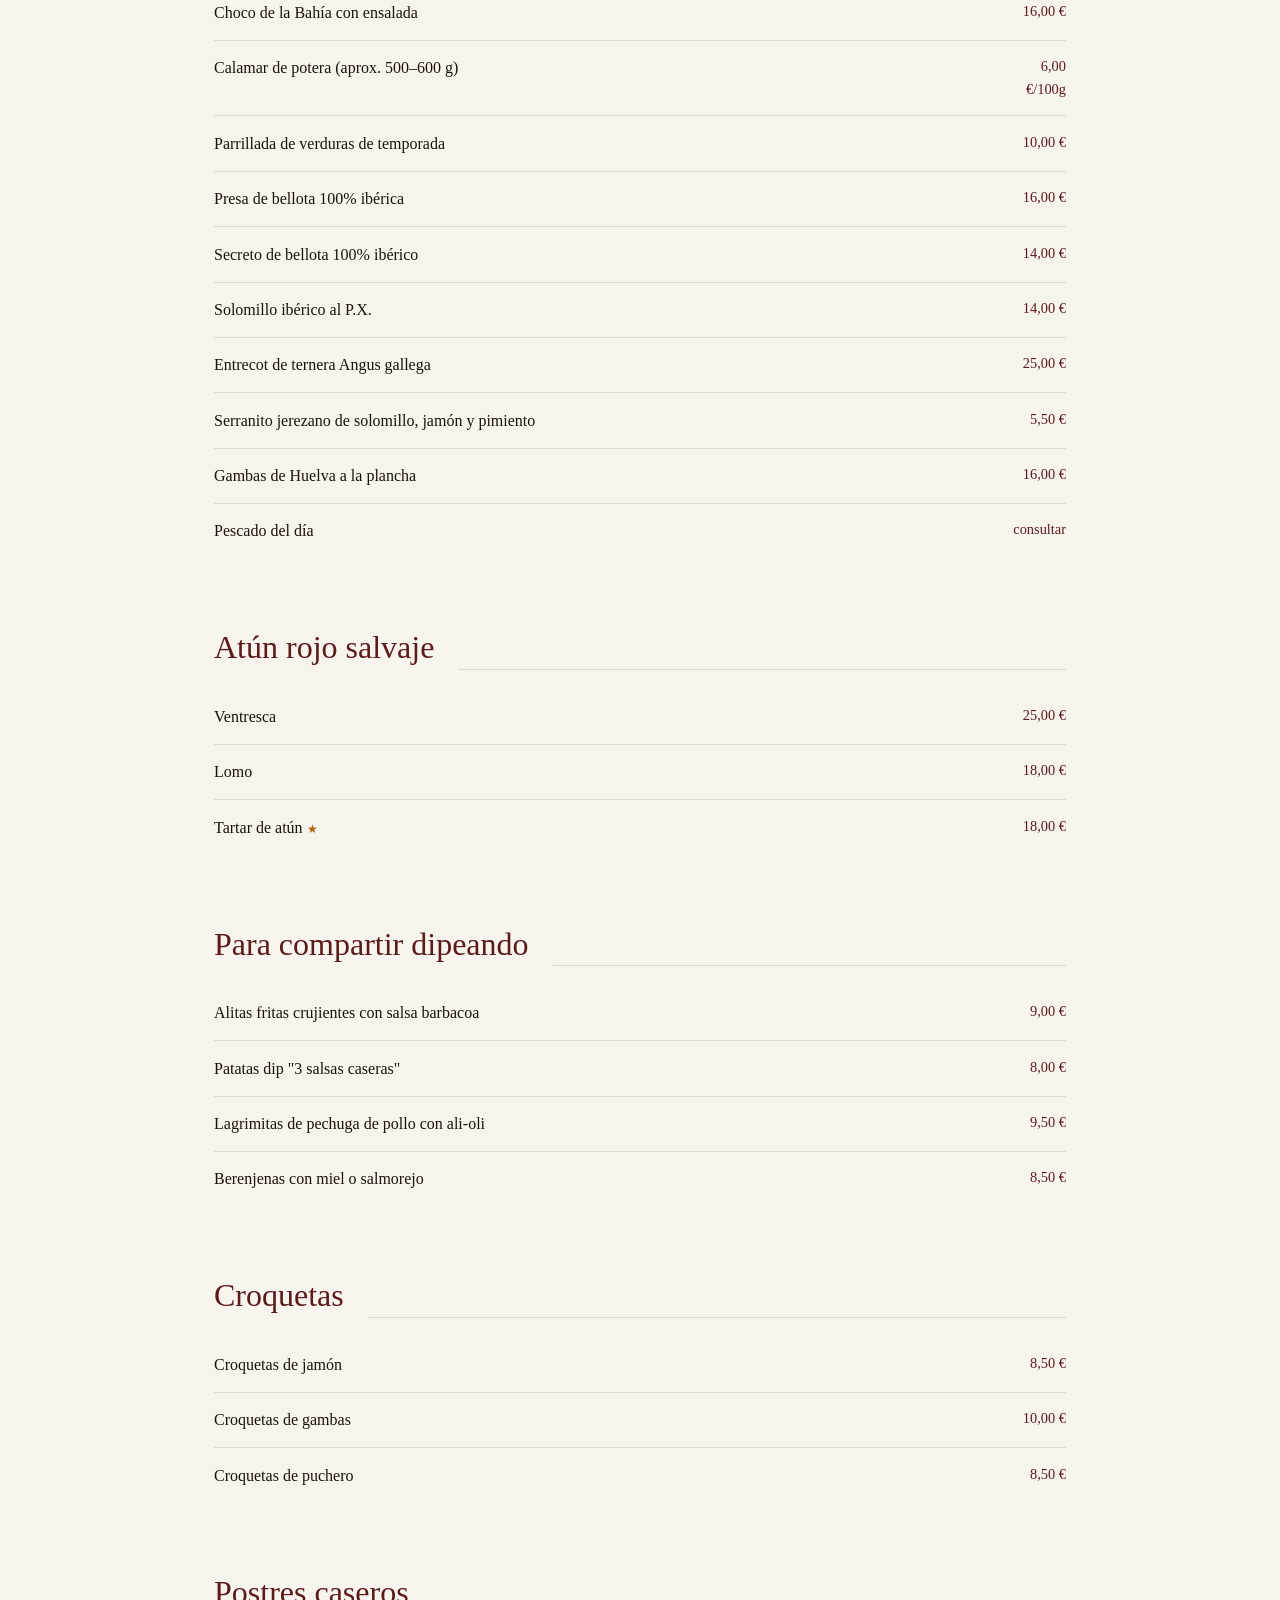
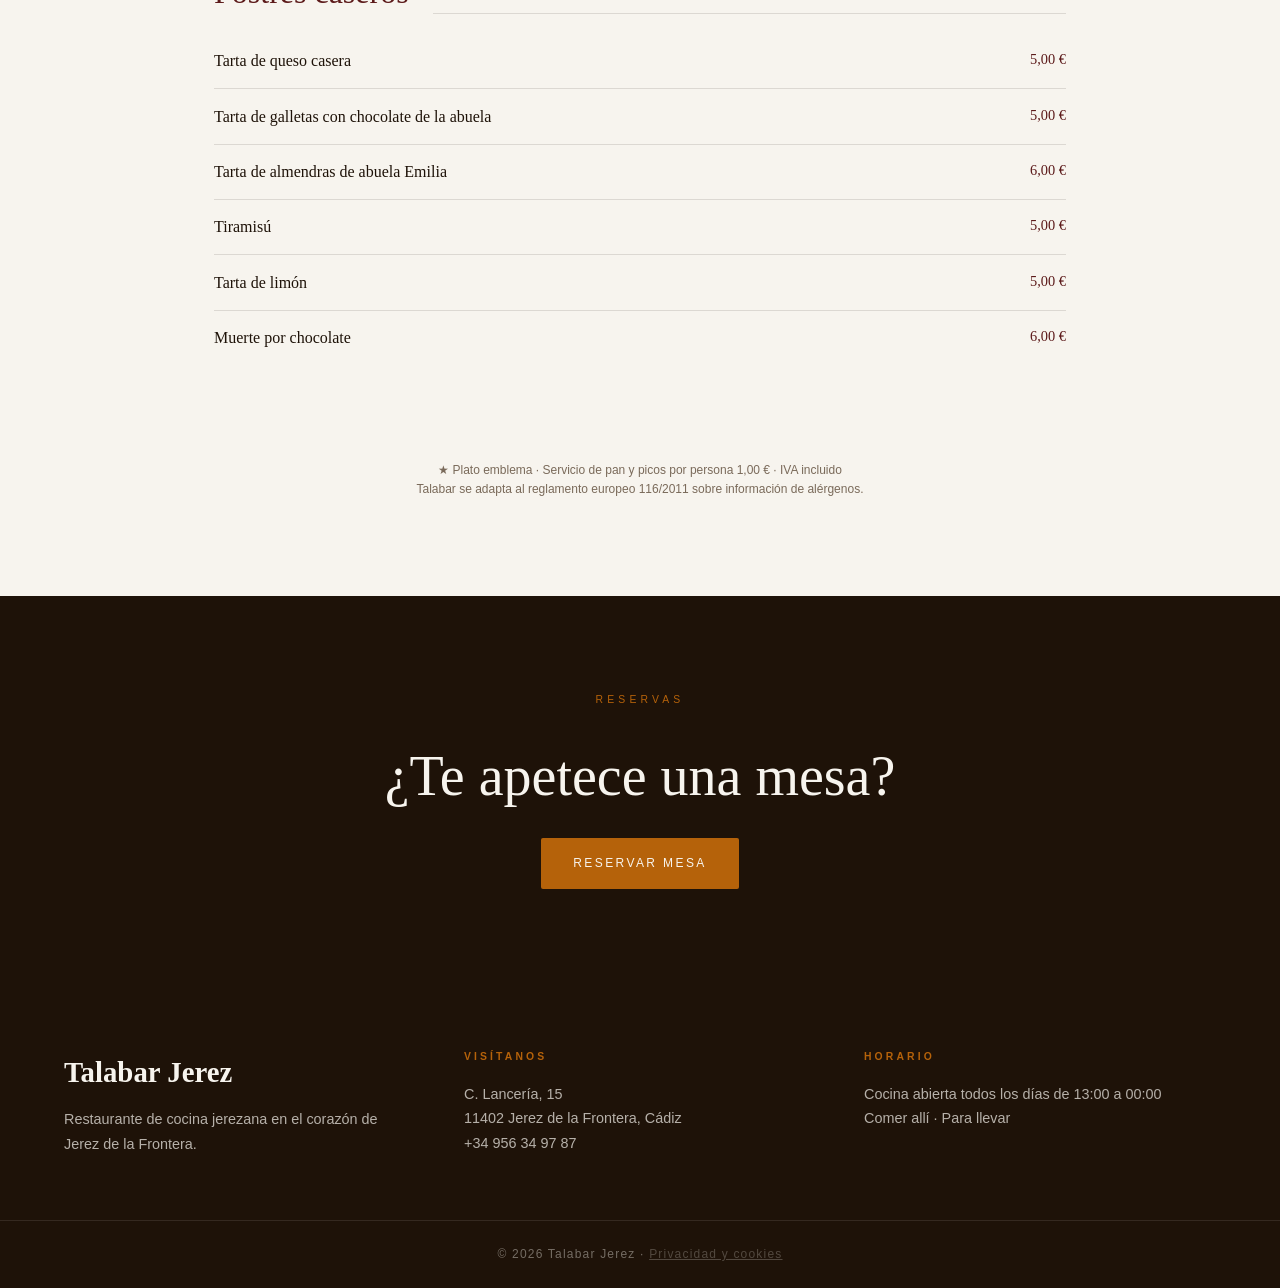
<file: carta.html>
<!DOCTYPE html>
<html lang="es">
<head>
  <script>
  window.dataLayer = window.dataLayer || [];
  function gtag(){dataLayer.push(arguments);}
  gtag('consent', 'default', {
    'ad_storage': 'denied',
    'ad_user_data': 'denied',
    'ad_personalization': 'denied',
    'analytics_storage': 'denied'
  });
  </script>
  <!-- Google Tag Manager -->
  <script>(function(w,d,s,l,i){w[l]=w[l]||[];w[l].push({'gtm.start':
  new Date().getTime(),event:'gtm.js'});var f=d.getElementsByTagName(s)[0],
  j=d.createElement(s),dl=l!='dataLayer'?'&l='+l:'';j.async=true;j.src=
  'https://www.googletagmanager.com/gtm.js?id='+i+dl;f.parentNode.insertBefore(j,f);
  })(window,document,'script','dataLayer','GTM-5RXHSVJ4');</script>
  <!-- End Google Tag Manager -->

  <meta charset="utf-8"><meta name="viewport" content="width=device-width, initial-scale=1">
  <title>Carta · Talabar Jerez · Tapas, guisos y vinos de Jerez</title>
  <link rel="icon" type="image/x-icon" href="/favicon.ico">
  <link rel="icon" type="image/png" sizes="32x32" href="/favicon_32.png">
  <link rel="apple-touch-icon" sizes="180x180" href="/favicon_180.png">
  <link rel="icon" type="image/png" sizes="192x192" href="/favicon_192.png">
  <meta name="description" content="Carta completa de Talabar Jerez. Guisos jerezanos, ibéricos, pescaíto frito de la Bahía, huevos rotos, atún rojo y vinos de Jerez. C/ Lancería 15, Jerez de la Frontera.">
  <link rel="canonical" href="https://www.talabarjerez.com/carta.html">
  <meta property="og:title" content="Carta de Talabar Jerez — Cocina jerezana, guisos y vinos de Jerez">
  <meta property="og:description" content="La carta de Talabar: berza jerezana, carrillada al oloroso, pescaíto frito de la Bahía, atún rojo y vinos de Jerez. Cocina jerezana de producto en el centro de Jerez de la Frontera.">
  <meta property="og:type" content="website"><meta property="og:url" content="https://www.talabarjerez.com/carta.html">
  <meta property="og:image" content="https://www.talabarjerez.com/assets/dish-berza.webp">
  <meta property="og:locale" content="es_ES"><meta property="og:site_name" content="Talabar Jerez">
  <meta name="twitter:card" content="summary_large_image">
  <meta name="twitter:title" content="Carta de Talabar Jerez — Cocina jerezana, guisos y vinos de Jerez">
  <meta name="twitter:description" content="La carta de Talabar: berza jerezana, carrillada al oloroso, pescaíto frito de la Bahía, atún rojo y vinos de Jerez. Cocina jerezana de producto en el centro de Jerez de la Frontera.">
  <meta name="twitter:image" content="https://www.talabarjerez.com/assets/dish-berza.webp">
  <link rel="stylesheet" href="style.css">
  <style>
    .carta-video {
      position: relative; width: 100%; height: 70vh; overflow: hidden;
      display: flex; align-items: center; justify-content: center;
    }
    .carta-video video {
      position: absolute; inset: 0; width: 100%; height: 100%;
      object-fit: cover; object-position: center;
    }
    .carta-video-overlay {
      position: relative; z-index: 2; text-align: center; padding: 2rem;
      background: linear-gradient(to bottom, rgba(30,18,8,0.3), rgba(30,18,8,0.7));
      width: 100%; height: 100%;
      display: flex; flex-direction: column; align-items: center; justify-content: center;
    }
  </style>
  <script type="application/ld+json">{
    "@context": "https://schema.org",
    "@type": "BreadcrumbList",
    "itemListElement": [
      {"@type": "ListItem","position": 1,"name": "Inicio","item": "https://www.talabarjerez.com/"},
      {"@type": "ListItem","position": 2,"name": "Carta","item": "https://www.talabarjerez.com/carta.html"}
    ]
  }</script>
</head>
<body>
  <!-- Google Tag Manager (noscript) -->
  <noscript><iframe src="https://www.googletagmanager.com/ns.html?id=GTM-5RXHSVJ4"
  height="0" width="0" style="display:none;visibility:hidden"></iframe></noscript>
  <!-- End Google Tag Manager (noscript) -->

<header class="site-header"><div class="header-inner"><a href="/" aria-label="Talabar Jerez · Inicio"><img src="assets/logo.png" alt="Talabar · Restaurante en Jerez de la Frontera" class="logo" width="140" height="40"></a><nav class="main-nav"><a href="/" class="nav-link">Inicio</a>
      <a href="carta.html" class="nav-link active">Carta</a>
      <a href="casa.html" class="nav-link">Casa</a>
      <a href="contacto.html" class="nav-link">Contacto</a>
      </nav><a href="https://www.google.com/maps/reserve/v/dine/c/JcPCmgne7hU" class="btn-reservar" target="_blank" rel="noopener">Reservar</a><button class="menu-toggle" aria-label="Menú" onclick="toggleMenu()">&#9776;</button></div><div class="mobile-nav" id="mobileNav"><a href="/" class="nav-link">Inicio</a><a href="carta.html" class="nav-link">Carta</a><a href="casa.html" class="nav-link">Casa</a><a href="contacto.html" class="nav-link">Contacto</a><a href="https://www.google.com/maps/reserve/v/dine/c/JcPCmgne7hU" class="btn-reservar" style="margin-top:1rem;display:inline-block" target="_blank" rel="noopener">Reservar</a></div></header>
<main>
  <section class="carta-video">
  <video autoplay muted loop playsinline preload="metadata" poster="assets/talabar-interior.webp">
    <source src="assets/talabar-cocina.mp4" type="video/mp4">
  </video>
  <div class="carta-video-overlay">
    <p class="eyebrow" style="text-shadow: 0 1px 4px rgba(0,0,0,0.8); color: #f5f0e8; font-weight: 300;" style="color:rgba(247,244,238,0.8)">Desde 2013</p>
    <h2 style="font-family:'Playfair Display',serif;color:#f7f4ee;font-size:clamp(2rem,5vw,3.5rem);font-weight:400;margin:0.5rem 0">Cocina jerezana<br><em style="color:#b5620a">de verdad.</em></h2>
    <p style="color:rgba(247,244,238,0.75);font-size:1rem;max-width:400px;margin:1rem auto 2rem">Sin atajos. Sin congelados. Como se ha hecho siempre en Jerez.</p>
    <a href="#guisos" style="background:#b5620a;color:#f7f4ee;padding:0.9rem 2rem;font-size:0.75rem;letter-spacing:0.2em;text-transform:uppercase;border-radius:2px;display:inline-block">Ver la carta ↓</a>
  </div>
</section>

  <div class="page-hero" style="padding-top:4rem;padding-bottom:2rem">
    <p class="label">La carta</p>
    <h1>La cocina jerezana<br>de Talabar</h1>
    <p>Guisos al vino, ibéricos, pescaíto fresco de la Bahía y atún rojo de almadraba. Restaurante en el centro de Jerez de la Frontera.</p>
  </div>

  <div class="carta-body">
    <div id="guisos"><section class="carta-section"><div class="carta-section-header"><h2>Nuestros guisos jerezanos</h2><div class="carta-line"></div><div class="carta-cols-header"><span>Tapa</span><span>½ Rac.</span><span>Ración</span></div></div><p class="carta-intro">Cocina jerezana al vino de Jerez. Como en casa. ★ Plato emblema</p><div class="carta-item"><div class="carta-item-name"><h3>Berza jerezana (temporada)</h3><span class="star">★</span></div><div class="carta-item-prices"><span>4,80 €</span><span></span><span>12,00 €</span></div></div><div class="carta-item"><div class="carta-item-name"><h3>Carrillada ibérica al oloroso</h3><span class="star">★</span></div><div class="carta-item-prices"><span>5,00 €</span><span></span><span>12,50 €</span></div></div><div class="carta-item"><div class="carta-item-name"><h3>Riñones al Jerez</h3><span class="star">★</span></div><div class="carta-item-prices"><span>4,50 €</span><span></span><span>10,00 €</span></div></div><div class="carta-item"><div class="carta-item-name"><h3>Rabo de toro al Jerez</h3><span class="star">★</span></div><div class="carta-item-prices"><span></span><span></span><span>14,00 €</span></div></div><div class="carta-item"><div class="carta-item-name"><h3>Sopa de tomate jerezana a la yerbabuena (temporada)</h3><span class="star">★</span></div><div class="carta-item-prices"><span>5,50 €</span><span></span><span>10,00 €</span></div></div><div class="carta-item"><div class="carta-item-name"><h3>Albóndigas caseras</h3></div><div class="carta-item-prices"><span>4,80 €</span><span></span><span>12,00 €</span></div></div><div class="carta-item"><div class="carta-item-name"><h3>Cazón en tomate</h3></div><div class="carta-item-prices"><span>4,80 €</span><span></span><span>12,00 €</span></div></div><div class="carta-item"><div class="carta-item-name"><h3>Calamar relleno al vino fino</h3></div><div class="carta-item-prices"><span></span><span></span><span>12,00 €</span></div></div><div class="carta-item"><div class="carta-item-name"><h3>Guiso Talabar</h3><span class="star">★</span></div><div class="carta-item-prices"><span>4,80 €</span><span></span><span>12,00 €</span></div></div><div class="carta-item"><div class="carta-item-name"><h3>Arroz negro</h3></div><div class="carta-item-prices"><span>4,80 €</span><span></span><span>12,00 €</span></div></div><div class="carta-item"><div class="carta-item-name"><h3>Paella marinera</h3></div><div class="carta-item-prices"><span>4,80 €</span><span></span><span>12,00 €</span></div></div></section></div>
    <section class="carta-section"><div class="carta-section-header"><h2>Ibéricos</h2><div class="carta-line"></div><div class="carta-cols-header"><span>Tapa</span><span>½ Rac.</span><span>Ración</span></div></div><div class="carta-item"><div class="carta-item-name"><h3>Jamón ibérico</h3></div><div class="carta-item-prices"><span>4,80 €</span><span>12,00 €</span><span>16,00 €</span></div></div><div class="carta-item"><div class="carta-item-name"><h3>Lomo ibérico</h3></div><div class="carta-item-prices"><span>4,80 €</span><span>12,00 €</span><span>16,00 €</span></div></div><div class="carta-item"><div class="carta-item-name"><h3>Tabla de ibéricos</h3></div><div class="carta-item-prices"><span></span><span>12,00 €</span><span>16,00 €</span></div></div><div class="carta-item"><div class="carta-item-name"><h3>Queso Payoyo de Villaluenga</h3></div><div class="carta-item-prices"><span>4,80 €</span><span>12,00 €</span><span>16,00 €</span></div></div><div class="carta-item"><div class="carta-item-name"><h3>Queso de oveja curado</h3></div><div class="carta-item-prices"><span>4,50 €</span><span>11,00 €</span><span>15,00 €</span></div></div><div class="carta-item"><div class="carta-item-name"><h3>Tabla de quesos</h3></div><div class="carta-item-prices"><span></span><span>12,00 €</span><span>16,00 €</span></div></div></section>
    <section class="carta-section"><div class="carta-section-header"><h2>Ensaladas</h2><div class="carta-line"></div></div><div class="carta-item"><div class="carta-item-name"><h3>Ensalada de pulpo y guacamole</h3></div><div class="carta-item-prices"><span></span><span></span><span>15,00 €</span></div></div><div class="carta-item"><div class="carta-item-name"><h3>Ensalada de salmón</h3></div><div class="carta-item-prices"><span></span><span></span><span>15,00 €</span></div></div><div class="carta-item"><div class="carta-item-name"><h3>Ensalada de langostinos y naranja con brotes tiernos</h3></div><div class="carta-item-prices"><span></span><span></span><span>14,00 €</span></div></div><div class="carta-item"><div class="carta-item-name"><h3>Ensalada clásica (lechuga, tomate, maíz y zanahorias)</h3></div><div class="carta-item-prices"><span></span><span></span><span>10,00 €</span></div></div><div class="carta-item"><div class="carta-item-name"><h3>Ensalada César</h3></div><div class="carta-item-prices"><span></span><span></span><span>12,00 €</span></div></div></section>
    <section class="carta-section"><div class="carta-section-header"><h2>Frío</h2><div class="carta-line"></div><div class="carta-cols-header"><span>Tapa</span><span>½ Rac.</span><span>Ración</span></div></div><div class="carta-item"><div class="carta-item-name"><h3>Ensaladilla tradicional</h3></div><div class="carta-item-prices"><span>4,00 €</span><span>9,00 €</span><span>12,00 €</span></div></div><div class="carta-item"><div class="carta-item-name"><h3>Ensaladilla de gambas</h3></div><div class="carta-item-prices"><span>4,50 €</span><span>10,00 €</span><span>14,00 €</span></div></div><div class="carta-item"><div class="carta-item-name"><h3>Patatas aliñadas con vinagre de Jerez</h3></div><div class="carta-item-prices"><span>4,00 €</span><span>9,00 €</span><span>12,00 €</span></div></div><div class="carta-item"><div class="carta-item-name"><h3>Patatas ali-oli</h3></div><div class="carta-item-prices"><span>4,00 €</span><span>9,00 €</span><span>12,00 €</span></div></div><div class="carta-item"><div class="carta-item-name"><h3>Tomates de Conil con melva</h3></div><div class="carta-item-prices"><span></span><span>10,00 €</span><span>13,00 €</span></div></div><div class="carta-item"><div class="carta-item-name"><h3>Tomates de Conil con jamón ibérico</h3></div><div class="carta-item-prices"><span></span><span>10,00 €</span><span>13,00 €</span></div></div><div class="carta-item"><div class="carta-item-name"><h3>Carne mechada con cebolla caramelizada</h3></div><div class="carta-item-prices"><span>4,00 €</span><span>9,00 €</span><span>12,00 €</span></div></div><div class="carta-item"><div class="carta-item-name"><h3>Anchoas con aceite de oliva virgen extra</h3></div><div class="carta-item-prices"><span>4,50 €</span><span>10,00 €</span><span>14,00 €</span></div></div><div class="carta-item"><div class="carta-item-name"><h3>Gambas de Huelva</h3></div><div class="carta-item-prices"><span></span><span>12,00 €</span><span>16,00 €</span></div></div><div class="carta-item"><div class="carta-item-name"><h3>Mejillones al vapor</h3></div><div class="carta-item-prices"><span></span><span>10,00 €</span><span>14,00 €</span></div></div><div class="carta-item"><div class="carta-item-name"><h3>Salmorejo con jamón ibérico y huevo duro</h3></div><div class="carta-item-prices"><span></span><span></span><span>6,00 €</span></div></div><div class="carta-item"><div class="carta-item-name"><h3>Salmorejo con mojama de atún y huevo duro</h3></div><div class="carta-item-prices"><span></span><span></span><span>6,00 €</span></div></div><div class="carta-item"><div class="carta-item-name"><h3>Mojama de atún de Gadira</h3></div><div class="carta-item-prices"><span>4,50 €</span><span>12,00 €</span><span>16,00 €</span></div></div></section>
    <section class="carta-section"><div class="carta-section-header"><h2>Pescaíto frito de la Bahía de Cádiz</h2><div class="carta-line"></div><div class="carta-cols-header"><span>Tapa</span><span>½ Rac.</span><span>Ración</span></div></div><p class="carta-intro">Fresco cada día. Comprado en la Plaza de Abastos de Jerez.</p><div class="carta-item"><div class="carta-item-name"><h3>Mix de pescaíto frito</h3><span class="star">★</span></div><div class="carta-item-prices"><span></span><span></span><span>17,50 €</span></div></div><div class="carta-item"><div class="carta-item-name"><h3>Boquerones</h3></div><div class="carta-item-prices"><span></span><span>9,00 €</span><span>12,00 €</span></div></div><div class="carta-item"><div class="carta-item-name"><h3>Acedías</h3></div><div class="carta-item-prices"><span></span><span>10,00 €</span><span>15,00 €</span></div></div><div class="carta-item"><div class="carta-item-name"><h3>Salmonetes</h3></div><div class="carta-item-prices"><span></span><span>10,00 €</span><span>15,00 €</span></div></div><div class="carta-item"><div class="carta-item-name"><h3>Merluza</h3></div><div class="carta-item-prices"><span></span><span>10,00 €</span><span>15,00 €</span></div></div><div class="carta-item"><div class="carta-item-name"><h3>Cazón en adobo</h3></div><div class="carta-item-prices"><span></span><span>10,00 €</span><span>15,00 €</span></div></div><div class="carta-item"><div class="carta-item-name"><h3>Chocos</h3></div><div class="carta-item-prices"><span></span><span>10,00 €</span><span>15,00 €</span></div></div><div class="carta-item"><div class="carta-item-name"><h3>Tortillitas de camarones XL</h3></div><div class="carta-item-prices"><span></span><span></span><span>3,00 €/und</span></div></div></section>
    <section class="carta-section"><div class="carta-section-header"><h2>Huevos</h2><div class="carta-line"></div><div class="carta-cols-header"><span>Tapa</span><span>½ Rac.</span><span>Ración</span></div></div><div class="carta-item"><div class="carta-item-name"><h3>Huevos rotos Talabar (patatas, huevos y tartar de atún rojo)</h3><span class="star">★</span></div><div class="carta-item-prices"><span></span><span></span><span>18,00 €</span></div></div><div class="carta-item"><div class="carta-item-name"><h3>Huevos rotos con trufas</h3></div><div class="carta-item-prices"><span></span><span></span><span>15,00 €</span></div></div><div class="carta-item"><div class="carta-item-name"><h3>Huevos fritos con patatas y jamón</h3></div><div class="carta-item-prices"><span></span><span></span><span>14,00 €</span></div></div><div class="carta-item"><div class="carta-item-name"><h3>Revuelto de salmón y gambas</h3></div><div class="carta-item-prices"><span></span><span></span><span>15,00 €</span></div></div><div class="carta-item"><div class="carta-item-name"><h3>Tagarninas con huevo (temporada)</h3></div><div class="carta-item-prices"><span></span><span></span><span>12,00 €</span></div></div><div class="carta-item"><div class="carta-item-name"><h3>Tortilla de patatas</h3></div><div class="carta-item-prices"><span>4,50 €</span><span>9,00 €</span><span>12,00 €</span></div></div></section>
    <section class="carta-section"><div class="carta-section-header"><h2>Plancha</h2><div class="carta-line"></div></div><div class="carta-item"><div class="carta-item-name"><h3>Pulpo a la brasa con parmentier</h3></div><div class="carta-item-prices"><span></span><span></span><span>18,00 €</span></div></div><div class="carta-item"><div class="carta-item-name"><h3>Choco de la Bahía con ensalada</h3></div><div class="carta-item-prices"><span></span><span></span><span>16,00 €</span></div></div><div class="carta-item"><div class="carta-item-name"><h3>Calamar de potera (aprox. 500–600 g)</h3></div><div class="carta-item-prices"><span></span><span></span><span>6,00 €/100g</span></div></div><div class="carta-item"><div class="carta-item-name"><h3>Parrillada de verduras de temporada</h3></div><div class="carta-item-prices"><span></span><span></span><span>10,00 €</span></div></div><div class="carta-item"><div class="carta-item-name"><h3>Presa de bellota 100% ibérica</h3></div><div class="carta-item-prices"><span></span><span></span><span>16,00 €</span></div></div><div class="carta-item"><div class="carta-item-name"><h3>Secreto de bellota 100% ibérico</h3></div><div class="carta-item-prices"><span></span><span></span><span>14,00 €</span></div></div><div class="carta-item"><div class="carta-item-name"><h3>Solomillo ibérico al P.X.</h3></div><div class="carta-item-prices"><span></span><span></span><span>14,00 €</span></div></div><div class="carta-item"><div class="carta-item-name"><h3>Entrecot de ternera Angus gallega</h3></div><div class="carta-item-prices"><span></span><span></span><span>25,00 €</span></div></div><div class="carta-item"><div class="carta-item-name"><h3>Serranito jerezano de solomillo, jamón y pimiento</h3></div><div class="carta-item-prices"><span></span><span></span><span>5,50 €</span></div></div><div class="carta-item"><div class="carta-item-name"><h3>Gambas de Huelva a la plancha</h3></div><div class="carta-item-prices"><span></span><span></span><span>16,00 €</span></div></div><div class="carta-item"><div class="carta-item-name"><h3>Pescado del día</h3></div><div class="carta-item-prices"><span></span><span></span><span>consultar</span></div></div></section>
    <section class="carta-section"><div class="carta-section-header"><h2>Atún rojo salvaje</h2><div class="carta-line"></div></div><div class="carta-item"><div class="carta-item-name"><h3>Ventresca</h3></div><div class="carta-item-prices"><span></span><span></span><span>25,00 €</span></div></div><div class="carta-item"><div class="carta-item-name"><h3>Lomo</h3></div><div class="carta-item-prices"><span></span><span></span><span>18,00 €</span></div></div><div class="carta-item"><div class="carta-item-name"><h3>Tartar de atún</h3><span class="star">★</span></div><div class="carta-item-prices"><span></span><span></span><span>18,00 €</span></div></div></section>
    <section class="carta-section"><div class="carta-section-header"><h2>Para compartir dipeando</h2><div class="carta-line"></div></div><div class="carta-item"><div class="carta-item-name"><h3>Alitas fritas crujientes con salsa barbacoa</h3></div><div class="carta-item-prices"><span></span><span></span><span>9,00 €</span></div></div><div class="carta-item"><div class="carta-item-name"><h3>Patatas dip "3 salsas caseras"</h3></div><div class="carta-item-prices"><span></span><span></span><span>8,00 €</span></div></div><div class="carta-item"><div class="carta-item-name"><h3>Lagrimitas de pechuga de pollo con ali-oli</h3></div><div class="carta-item-prices"><span></span><span></span><span>9,50 €</span></div></div><div class="carta-item"><div class="carta-item-name"><h3>Berenjenas con miel o salmorejo</h3></div><div class="carta-item-prices"><span></span><span></span><span>8,50 €</span></div></div></section>
    <section class="carta-section"><div class="carta-section-header"><h2>Croquetas</h2><div class="carta-line"></div></div><div class="carta-item"><div class="carta-item-name"><h3>Croquetas de jamón</h3></div><div class="carta-item-prices"><span></span><span></span><span>8,50 €</span></div></div><div class="carta-item"><div class="carta-item-name"><h3>Croquetas de gambas</h3></div><div class="carta-item-prices"><span></span><span></span><span>10,00 €</span></div></div><div class="carta-item"><div class="carta-item-name"><h3>Croquetas de puchero</h3></div><div class="carta-item-prices"><span></span><span></span><span>8,50 €</span></div></div></section>
    <section class="carta-section"><div class="carta-section-header"><h2>Postres caseros</h2><div class="carta-line"></div></div><div class="carta-item"><div class="carta-item-name"><h3>Tarta de queso casera</h3></div><div class="carta-item-prices"><span></span><span></span><span>5,00 €</span></div></div><div class="carta-item"><div class="carta-item-name"><h3>Tarta de galletas con chocolate de la abuela</h3></div><div class="carta-item-prices"><span></span><span></span><span>5,00 €</span></div></div><div class="carta-item"><div class="carta-item-name"><h3>Tarta de almendras de abuela Emilia</h3></div><div class="carta-item-prices"><span></span><span></span><span>6,00 €</span></div></div><div class="carta-item"><div class="carta-item-name"><h3>Tiramisú</h3></div><div class="carta-item-prices"><span></span><span></span><span>5,00 €</span></div></div><div class="carta-item"><div class="carta-item-name"><h3>Tarta de limón</h3></div><div class="carta-item-prices"><span></span><span></span><span>5,00 €</span></div></div><div class="carta-item"><div class="carta-item-name"><h3>Muerte por chocolate</h3></div><div class="carta-item-prices"><span></span><span></span><span>6,00 €</span></div></div></section>
    <p class="carta-nota">★ Plato emblema · Servicio de pan y picos por persona 1,00 € · IVA incluido<br>Talabar se adapta al reglamento europeo 116/2011 sobre información de alérgenos.</p>
  </div>

  <div class="cta-section">
    <p class="label accent">Reservas</p>
    <h2>¿Te apetece una mesa?</h2>
    <a href="https://www.google.com/maps/reserve/v/dine/c/JcPCmgne7hU" class="btn-primary" target="_blank" rel="noopener">Reservar mesa</a>
  </div>
</main>
<footer class="site-footer"><div class="footer-inner"><div><h3>Talabar Jerez</h3><p>Restaurante de cocina jerezana en el corazón de Jerez de la Frontera.</p></div><div><h4>Visítanos</h4><p>C. Lancería, 15<br>11402 Jerez de la Frontera, Cádiz<br><a href="tel:+34956349787">+34 956 34 97 87</a></p></div><div><h4>Horario</h4><p>Cocina abierta todos los días de 13:00 a 00:00<br>Comer allí · Para llevar</p></div></div><div class="footer-copy">© 2026 Talabar Jerez · <a href="/privacidad.html" style="color:inherit;opacity:0.6;text-decoration:underline">Privacidad y cookies</a></div></footer><script>function toggleMenu(){document.getElementById('mobileNav').classList.toggle('open');}</script>






<!-- BOTÓN STICKY RESERVA MÓVIL -->
<style>
#sticky-reserva {
  position: fixed;
  bottom: 1.2rem;
  left: 1rem;
  right: 1rem;
  z-index: 8888;
  background: #5c1a1a;
  color: #f5f0e8;
  text-decoration: none;
  padding: 1rem;
  font-family: 'Inter', sans-serif;
  font-size: 0.75rem;
  font-weight: 500;
  letter-spacing: 0.18em;
  text-transform: uppercase;
  border-radius: 2px;
  box-shadow: 0 4px 24px rgba(0,0,0,0.3);
  text-align: center;
  box-sizing: border-box;
  display: none;
}
</style>
<a href="https://www.google.com/maps/reserve/v/dine/c/JcPCmgne7hU" id="sticky-reserva" target="_blank" rel="noopener">Reservar mesa</a>
<script>
(function() {
  var btn = document.getElementById('sticky-reserva');
  function check() {
    if (window.innerWidth <= 768) {
      btn.style.display = 'block';
    } else {
      btn.style.display = 'none';
    }
  }
  window.addEventListener('load', check);
  window.addEventListener('resize', check);
  check();
})();
</script>

<!-- BANNER DE COOKIES -->
<div id="cookie-banner" style="display:none;position:fixed;bottom:0;left:0;right:0;z-index:9999;background:rgba(26,16,8,0.97);color:#f5f0e8;padding:1.2rem 1.5rem;align-items:center;justify-content:space-between;flex-wrap:wrap;gap:1rem;border-top:1px solid rgba(181,98,10,0.3);">
  <p style="margin:0;font-size:0.82rem;line-height:1.6;max-width:700px;font-family:'Inter',sans-serif;color:rgba(247,244,238,0.85);">
    Usamos cookies de <strong style="color:#f5f0e8">Google Analytics</strong> para entender cómo se usa la web y mejorarla.
    <a href="/privacidad.html" style="color:#b5620a;text-decoration:underline;margin-left:0.3rem">Más información</a>
  </p>
  <div style="display:flex;gap:0.75rem;flex-shrink:0">
    <button onclick="cerrarCookies(false)" style="background:transparent;border:1px solid rgba(247,244,238,0.3);color:rgba(247,244,238,0.7);padding:0.55rem 1.2rem;font-size:0.72rem;letter-spacing:0.12em;text-transform:uppercase;cursor:pointer;border-radius:2px;font-family:'Inter',sans-serif;">Rechazar</button>
    <button onclick="cerrarCookies(true)" style="background:#b5620a;border:none;color:#f5f0e8;padding:0.55rem 1.2rem;font-size:0.72rem;letter-spacing:0.12em;text-transform:uppercase;cursor:pointer;border-radius:2px;font-family:'Inter',sans-serif;">Aceptar</button>
  </div>
</div>
<script>
(function() {
  try {
    var consent = localStorage.getItem('talabar_cookie_consent');
    if (consent === 'granted' || consent === 'done') {
      gtag('consent', 'update', { 'analytics_storage': 'granted' });
    }
    if (!consent) {
      setTimeout(function() {
        var b = document.getElementById('cookie-banner');
        if (b) b.style.display = 'flex';
      }, 1000);
    }
  } catch(e) {}
  window.cerrarCookies = function(aceptado) {
    try { localStorage.setItem('talabar_cookie_consent', aceptado ? 'granted' : 'denied'); } catch(e) {}
    gtag('consent', 'update', { 'analytics_storage': aceptado ? 'granted' : 'denied' });
    var b = document.getElementById('cookie-banner');
    if (b) b.style.display = 'none';
  };
})();
  // Sticky header shadow on scroll
  const siteHeader = document.querySelector(".site-header");
  window.addEventListener("scroll", () => {
    siteHeader.classList.toggle("scrolled", window.scrollY > 10);
  }, { passive: true });
</script>
</body>
</html>
</file>
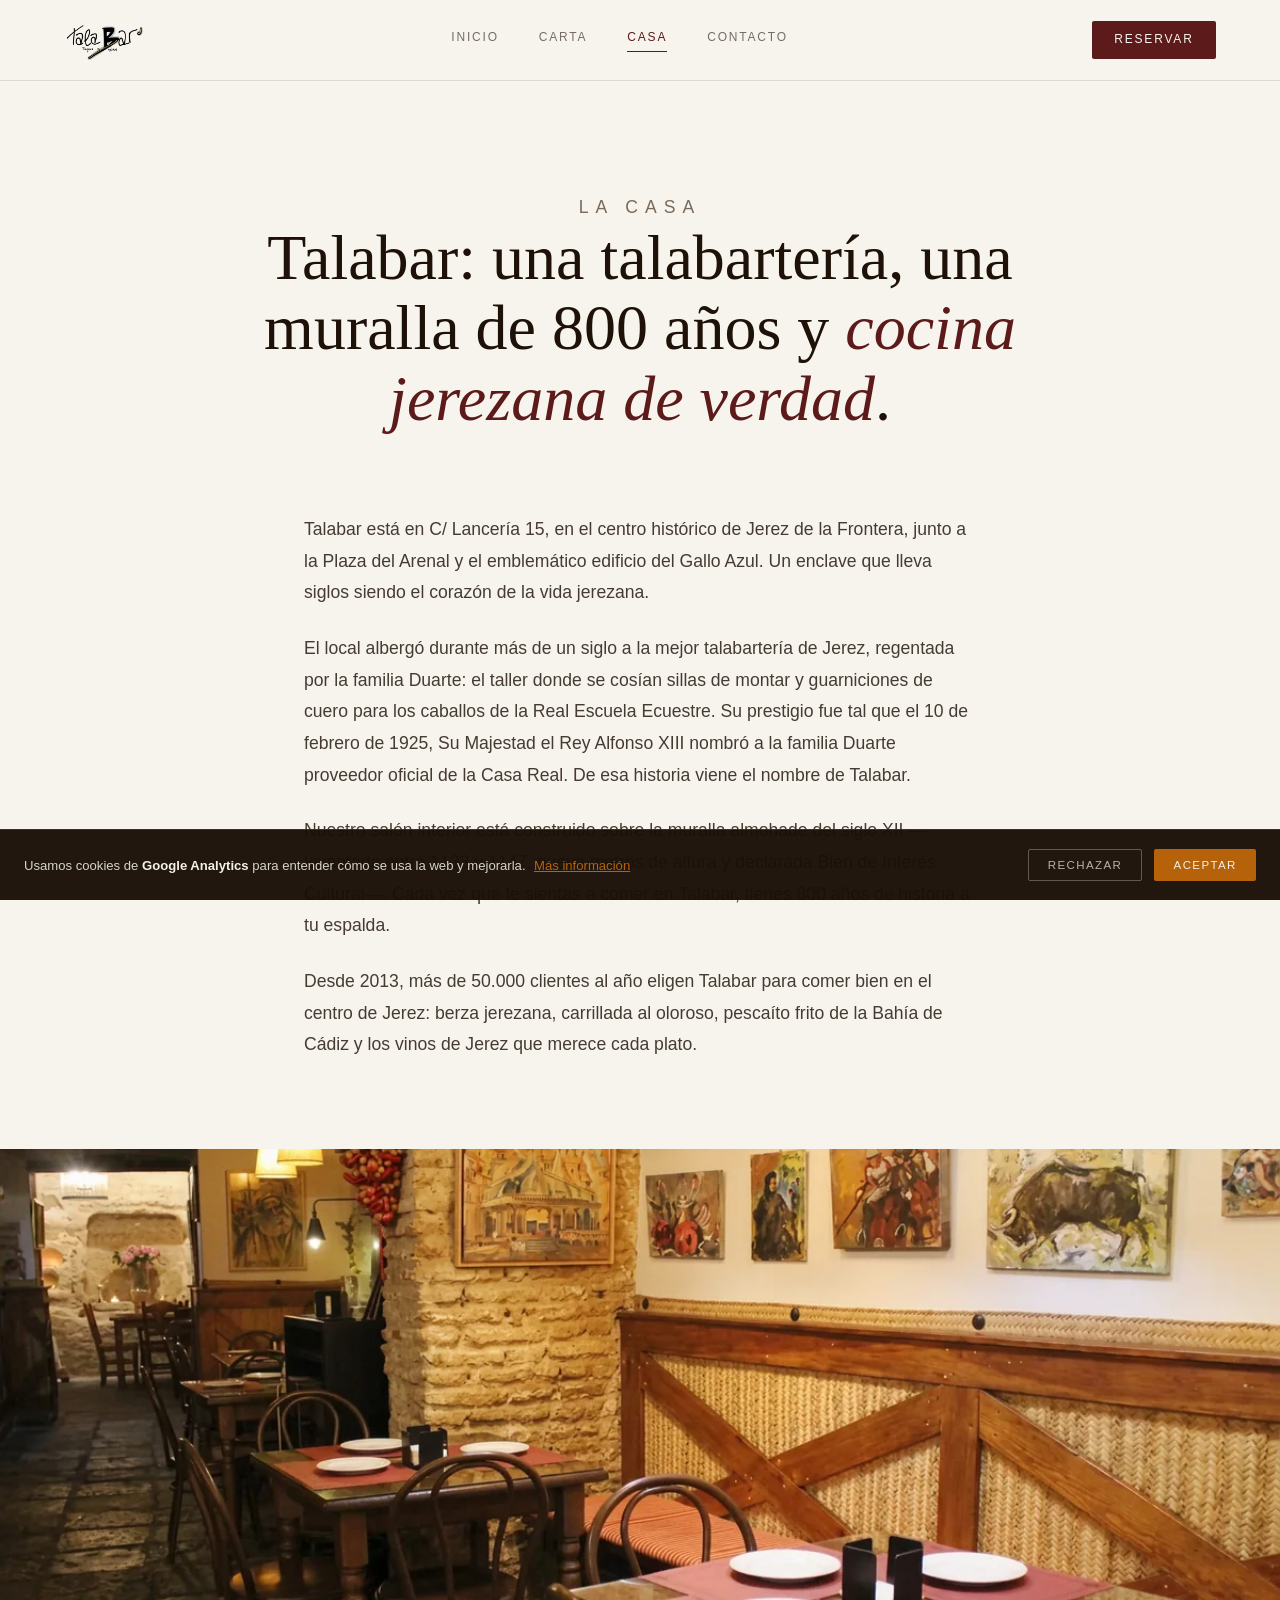
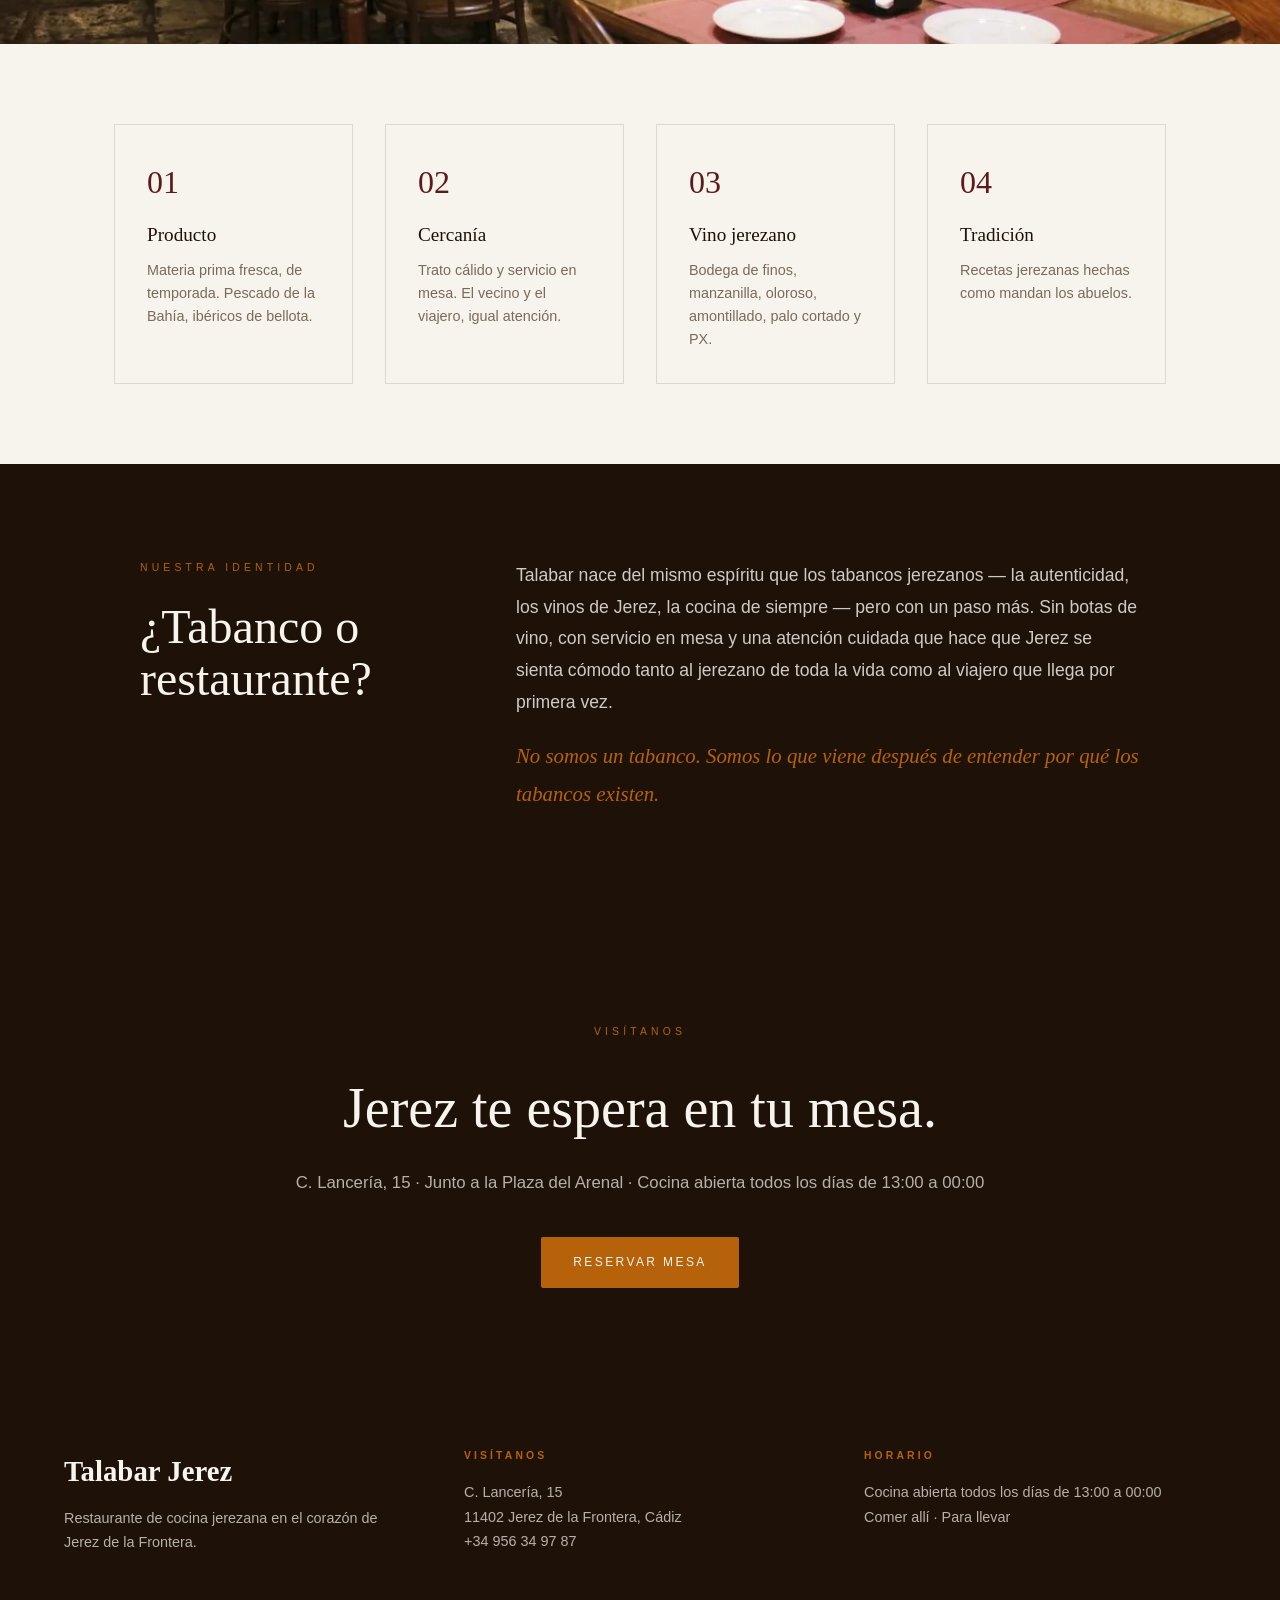
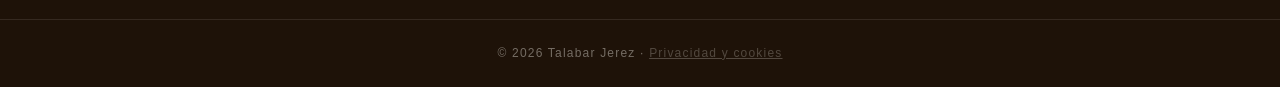
<file: casa.html>
<!DOCTYPE html>
<html lang="es">
<head>
  <script>
  window.dataLayer = window.dataLayer || [];
  function gtag(){dataLayer.push(arguments);}
  gtag('consent', 'default', {
    'ad_storage': 'denied',
    'ad_user_data': 'denied',
    'ad_personalization': 'denied',
    'analytics_storage': 'denied'
  });
  </script>
  <!-- Google Tag Manager -->
  <script>(function(w,d,s,l,i){w[l]=w[l]||[];w[l].push({'gtm.start':
  new Date().getTime(),event:'gtm.js'});var f=d.getElementsByTagName(s)[0],
  j=d.createElement(s),dl=l!='dataLayer'?'&l='+l:'';j.async=true;j.src=
  'https://www.googletagmanager.com/gtm.js?id='+i+dl;f.parentNode.insertBefore(j,f);
  })(window,document,'script','dataLayer','GTM-5RXHSVJ4');</script>
  <!-- End Google Tag Manager -->

  <meta charset="utf-8"><meta name="viewport" content="width=device-width, initial-scale=1">
  <title>Historia de Talabar · Restaurante jerezano en la muralla almohade · Jerez centro</title>
  <link rel="icon" type="image/x-icon" href="/favicon.ico">
  <link rel="icon" type="image/png" sizes="32x32" href="/favicon_32.png">
  <link rel="apple-touch-icon" sizes="180x180" href="/favicon_180.png">
  <link rel="icon" type="image/png" sizes="192x192" href="/favicon_192.png">
  <meta name="description" content="Talabar nació en 2013 en una antigua talabartería de C/ Lancería 15, Jerez. Nuestro salón está sobre la muralla almohade del siglo XII. Cocina jerezana de verdad: berza, carrillada al oloroso y vinos de Jerez.">
  <link rel="canonical" href="https://www.talabarjerez.com/casa.html">
  <meta property="og:title" content="La casa de Talabar — Historia, muralla almohade y cocina jerezana">
  <meta property="og:description" content="Talabar ocupa la antigua talabartería de la familia Duarte, sobre una muralla almohade del siglo XII, en el centro de Jerez de la Frontera. Cocina jerezana con historia.">
  <meta property="og:type" content="website"><meta property="og:url" content="https://www.talabarjerez.com/casa.html">
  <meta property="og:image" content="https://www.talabarjerez.com/assets/talabar-interior.webp">
  <meta property="og:locale" content="es_ES"><meta property="og:site_name" content="Talabar Jerez">
  <meta name="twitter:card" content="summary_large_image">
  <meta name="twitter:title" content="La casa de Talabar — Historia, muralla almohade y cocina jerezana">
  <meta name="twitter:description" content="Talabar ocupa la antigua talabartería de la familia Duarte, sobre una muralla almohade del siglo XII, en el centro de Jerez de la Frontera. Cocina jerezana con historia.">
  <meta name="twitter:image" content="https://www.talabarjerez.com/assets/talabar-interior.webp">
  <link rel="stylesheet" href="style.css">
  <script type="application/ld+json">{
    "@context": "https://schema.org",
    "@type": "BreadcrumbList",
    "itemListElement": [
      {"@type": "ListItem","position": 1,"name": "Inicio","item": "https://www.talabarjerez.com/"},
      {"@type": "ListItem","position": 2,"name": "Nuestra casa","item": "https://www.talabarjerez.com/casa.html"}
    ]
  }</script>
</head>
<body>
  <!-- Google Tag Manager (noscript) -->
  <noscript><iframe src="https://www.googletagmanager.com/ns.html?id=GTM-5RXHSVJ4"
  height="0" width="0" style="display:none;visibility:hidden"></iframe></noscript>
  <!-- End Google Tag Manager (noscript) -->

<header class="site-header"><div class="header-inner"><a href="/" aria-label="Talabar Jerez · Inicio"><img src="assets/logo.png" alt="Talabar · Restaurante en Jerez de la Frontera" class="logo" width="140" height="40"></a><nav class="main-nav"><a href="/" class="nav-link">Inicio</a>
      <a href="carta.html" class="nav-link">Carta</a>
      <a href="casa.html" class="nav-link active">Casa</a>
      <a href="contacto.html" class="nav-link">Contacto</a>
      </nav><a href="https://www.google.com/maps/reserve/v/dine/c/JcPCmgne7hU" class="btn-reservar" target="_blank" rel="noopener">Reservar</a><button class="menu-toggle" aria-label="Menú" onclick="toggleMenu()">&#9776;</button></div><div class="mobile-nav" id="mobileNav"><a href="/" class="nav-link">Inicio</a><a href="carta.html" class="nav-link">Carta</a><a href="casa.html" class="nav-link">Casa</a><a href="contacto.html" class="nav-link">Contacto</a><a href="https://www.google.com/maps/reserve/v/dine/c/JcPCmgne7hU" class="btn-reservar" style="margin-top:1rem;display:inline-block" target="_blank" rel="noopener">Reservar</a></div></header>
<main>
  <div class="page-hero">
    <p class="label reveal-fade" data-delay="0">La casa</p>
    <h1 class="reveal-up" data-delay="150">Talabar: una talabartería, una muralla de 800 años y <em>cocina jerezana de verdad</em>.</h1>
  </div>

  <div class="sobre-text">
    <p class="reveal-up" data-delay="0">Talabar está en C/ Lancería 15, en el centro histórico de Jerez de la Frontera, junto a la Plaza del Arenal y el emblemático edificio del Gallo Azul. Un enclave que lleva siglos siendo el corazón de la vida jerezana.</p>
    <p class="reveal-up" data-delay="100">El local albergó durante más de un siglo a la mejor talabartería de Jerez, regentada por la familia Duarte: el taller donde se cosían sillas de montar y guarniciones de cuero para los caballos de la Real Escuela Ecuestre. Su prestigio fue tal que el 10 de febrero de 1925, Su Majestad el Rey Alfonso XIII nombró a la familia Duarte proveedor oficial de la Casa Real. De esa historia viene el nombre de Talabar.</p>
    <p class="reveal-up" data-delay="200">Nuestro salón interior está construido sobre la muralla almohade del siglo XII —levantada entre 1133 y 1147, nueve metros de altura y declarada Bien de Interés Cultural—. Cada vez que te sientas a comer en Talabar, tienes 800 años de historia a tu espalda.</p>
    <p class="reveal-up" data-delay="300">Desde 2013, más de 50.000 clientes al año eligen Talabar para comer bien en el centro de Jerez: berza jerezana, carrillada al oloroso, pescaíto frito de la Bahía de Cádiz y los vinos de Jerez que merece cada plato.</p>
  </div>

  <img src="assets/talabar-interior.webp" alt="Sala de Talabar Jerez con cuadros taurinos y mesas de madera" class="sobre-img-full reveal-fade" data-delay="0" loading="lazy" width="1600" height="900">

  <div class="sobre-pilares">
    <div class="pilar reveal-stagger" data-delay="0"><div class="pilar-num">01</div><h3>Producto</h3><p>Materia prima fresca, de temporada. Pescado de la Bahía, ibéricos de bellota.</p></div>
    <div class="pilar reveal-stagger" data-delay="100"><div class="pilar-num">02</div><h3>Cercanía</h3><p>Trato cálido y servicio en mesa. El vecino y el viajero, igual atención.</p></div>
    <div class="pilar reveal-stagger" data-delay="200"><div class="pilar-num">03</div><h3>Vino jerezano</h3><p>Bodega de finos, manzanilla, oloroso, amontillado, palo cortado y PX.</p></div>
    <div class="pilar reveal-stagger" data-delay="300"><div class="pilar-num">04</div><h3>Tradición</h3><p>Recetas jerezanas hechas como mandan los abuelos.</p></div>
  </div>

  <div class="tabanco-section">
    <div class="tabanco-inner">
      <div>
        <p class="label reveal-fade" data-delay="0">Nuestra identidad</p>
        <h2 class="reveal-left" data-delay="100">¿Tabanco o restaurante?</h2>
      </div>
      <div class="tabanco-text reveal-right" data-delay="150">
        <p>Talabar nace del mismo espíritu que los tabancos jerezanos — la autenticidad, los vinos de Jerez, la cocina de siempre — pero con un paso más. Sin botas de vino, con servicio en mesa y una atención cuidada que hace que Jerez se sienta cómodo tanto al jerezano de toda la vida como al viajero que llega por primera vez.</p>
        <p>No somos un tabanco. Somos lo que viene después de entender por qué los tabancos existen.</p>
      </div>
    </div>
  </div>

  <div class="cta-section">
    <p class="label accent reveal-up" data-delay="0">Visítanos</p>
    <h2 class="reveal-up" data-delay="100">Jerez te espera en tu mesa.</h2>
    <p class="cta-sub">C. Lancería, 15 · Junto a la Plaza del Arenal · Cocina abierta todos los días de 13:00 a 00:00</p>
    <a href="https://www.google.com/maps/reserve/v/dine/c/JcPCmgne7hU" class="btn-primary" target="_blank" rel="noopener">Reservar mesa</a>
  </div>
</main>
<footer class="site-footer"><div class="footer-inner"><div><h3>Talabar Jerez</h3><p>Restaurante de cocina jerezana en el corazón de Jerez de la Frontera.</p></div><div><h4>Visítanos</h4><p>C. Lancería, 15<br>11402 Jerez de la Frontera, Cádiz<br><a href="tel:+34956349787">+34 956 34 97 87</a></p></div><div><h4>Horario</h4><p>Cocina abierta todos los días de 13:00 a 00:00<br>Comer allí · Para llevar</p></div></div><div class="footer-copy">© 2026 Talabar Jerez · <a href="/privacidad.html" style="color:inherit;opacity:0.6;text-decoration:underline">Privacidad y cookies</a></div></footer>

<style>
/* ===== ANIMACIONES ===== */
.reveal-fade,
.reveal-up,
.reveal-left,
.reveal-right,
.reveal-stagger {
  opacity: 0;
  transition: opacity 0.9s cubic-bezier(0.16,1,0.3,1), transform 0.9s cubic-bezier(0.16,1,0.3,1);
}
.reveal-fade { transform: none; }
.reveal-up { transform: translateY(40px); }
.reveal-left { transform: translateX(-50px); }
.reveal-right { transform: translateX(50px); }
.reveal-stagger { transform: translateY(35px); }

.reveal-fade.in,
.reveal-up.in,
.reveal-left.in,
.reveal-right.in,
.reveal-stagger.in {
  opacity: 1;
  transform: none;
}

.draw-line {
  display: block; width: 40px; height: 1px;
  background: var(--wine, #5c1a1a);
  transform: scaleX(0); transform-origin: left;
  transition: transform 0.8s cubic-bezier(0.16,1,0.3,1) 0.3s;
  margin-bottom: 1rem;
}
.draw-line.in { transform: scaleX(1); }
</style>

<script>
function toggleMenu() {
  document.getElementById('mobileNav').classList.toggle('open');
}
const revealObserver = new IntersectionObserver((entries) => {
  entries.forEach(entry => {
    if (entry.isIntersecting) {
      const el = entry.target;
      const delay = el.dataset.delay || 0;
      setTimeout(() => el.classList.add('in'), parseInt(delay));
      revealObserver.unobserve(el);
    }
  });
}, { threshold: 0.15, rootMargin: '0px 0px -40px 0px' });

document.querySelectorAll(
  '.reveal-fade, .reveal-up, .reveal-left, .reveal-right, .reveal-stagger'
).forEach(el => revealObserver.observe(el));
</script>






<!-- BOTÓN STICKY RESERVA MÓVIL -->
<style>
#sticky-reserva {
  position: fixed;
  bottom: 1.2rem;
  left: 1rem;
  right: 1rem;
  z-index: 8888;
  background: #5c1a1a;
  color: #f5f0e8;
  text-decoration: none;
  padding: 1rem;
  font-family: 'Inter', sans-serif;
  font-size: 0.75rem;
  font-weight: 500;
  letter-spacing: 0.18em;
  text-transform: uppercase;
  border-radius: 2px;
  box-shadow: 0 4px 24px rgba(0,0,0,0.3);
  text-align: center;
  box-sizing: border-box;
  display: none;
}
</style>
<a href="https://www.google.com/maps/reserve/v/dine/c/JcPCmgne7hU" id="sticky-reserva" target="_blank" rel="noopener">Reservar mesa</a>
<script>
(function() {
  var btn = document.getElementById('sticky-reserva');
  function check() {
    if (window.innerWidth <= 768) {
      btn.style.display = 'block';
    } else {
      btn.style.display = 'none';
    }
  }
  window.addEventListener('load', check);
  window.addEventListener('resize', check);
  check();
})();
</script>

<!-- BANNER DE COOKIES -->
<div id="cookie-banner" style="display:none;position:fixed;bottom:0;left:0;right:0;z-index:9999;background:rgba(26,16,8,0.97);color:#f5f0e8;padding:1.2rem 1.5rem;align-items:center;justify-content:space-between;flex-wrap:wrap;gap:1rem;border-top:1px solid rgba(181,98,10,0.3);">
  <p style="margin:0;font-size:0.82rem;line-height:1.6;max-width:700px;font-family:'Inter',sans-serif;color:rgba(247,244,238,0.85);">
    Usamos cookies de <strong style="color:#f5f0e8">Google Analytics</strong> para entender cómo se usa la web y mejorarla.
    <a href="/privacidad.html" style="color:#b5620a;text-decoration:underline;margin-left:0.3rem">Más información</a>
  </p>
  <div style="display:flex;gap:0.75rem;flex-shrink:0">
    <button onclick="cerrarCookies(false)" style="background:transparent;border:1px solid rgba(247,244,238,0.3);color:rgba(247,244,238,0.7);padding:0.55rem 1.2rem;font-size:0.72rem;letter-spacing:0.12em;text-transform:uppercase;cursor:pointer;border-radius:2px;font-family:'Inter',sans-serif;">Rechazar</button>
    <button onclick="cerrarCookies(true)" style="background:#b5620a;border:none;color:#f5f0e8;padding:0.55rem 1.2rem;font-size:0.72rem;letter-spacing:0.12em;text-transform:uppercase;cursor:pointer;border-radius:2px;font-family:'Inter',sans-serif;">Aceptar</button>
  </div>
</div>
<script>
(function() {
  try {
    var consent = localStorage.getItem('talabar_cookie_consent');
    if (consent === 'granted' || consent === 'done') {
      gtag('consent', 'update', { 'analytics_storage': 'granted' });
    }
    if (!consent) {
      setTimeout(function() {
        var b = document.getElementById('cookie-banner');
        if (b) b.style.display = 'flex';
      }, 1000);
    }
  } catch(e) {}
  window.cerrarCookies = function(aceptado) {
    try { localStorage.setItem('talabar_cookie_consent', aceptado ? 'granted' : 'denied'); } catch(e) {}
    gtag('consent', 'update', { 'analytics_storage': aceptado ? 'granted' : 'denied' });
    var b = document.getElementById('cookie-banner');
    if (b) b.style.display = 'none';
  };
})();
  // Sticky header shadow on scroll
  const siteHeader = document.querySelector(".site-header");
  window.addEventListener("scroll", () => {
    siteHeader.classList.toggle("scrolled", window.scrollY > 10);
  }, { passive: true });
</script>
</body>
</html>
</file>
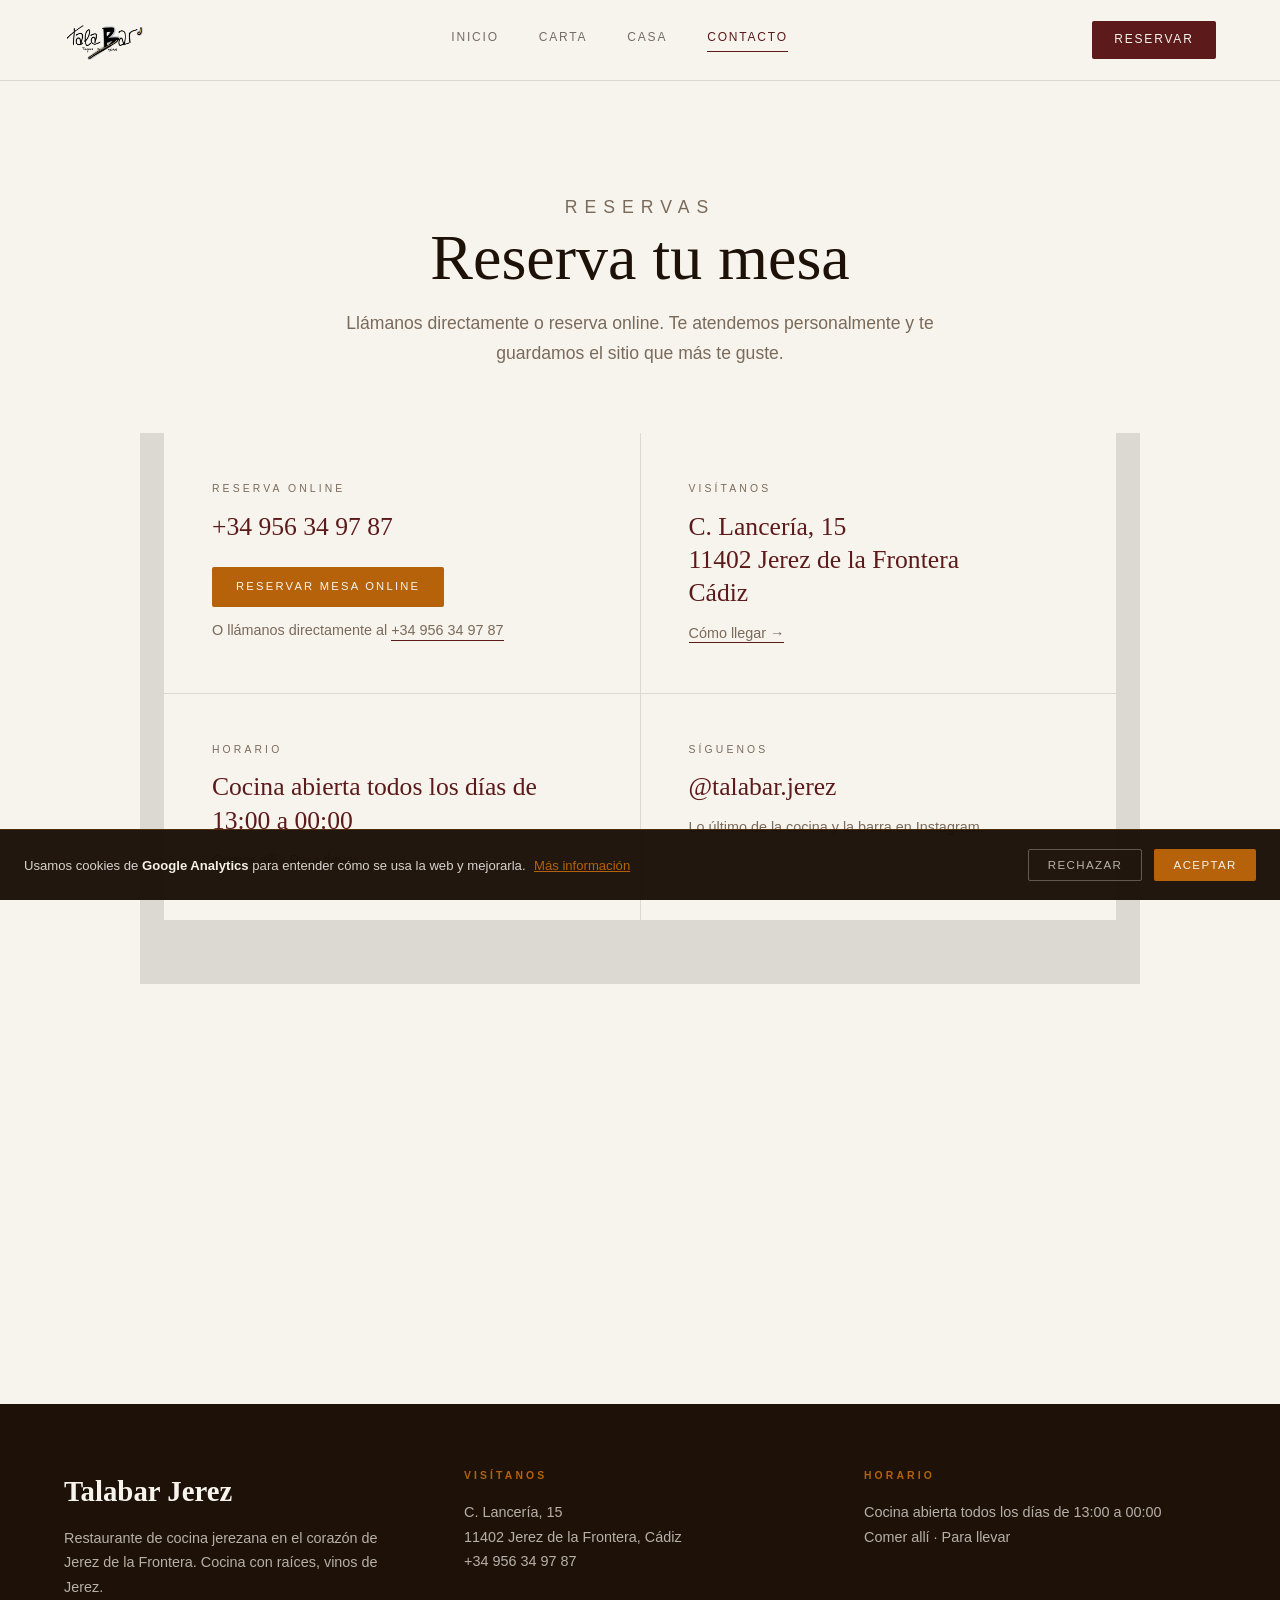
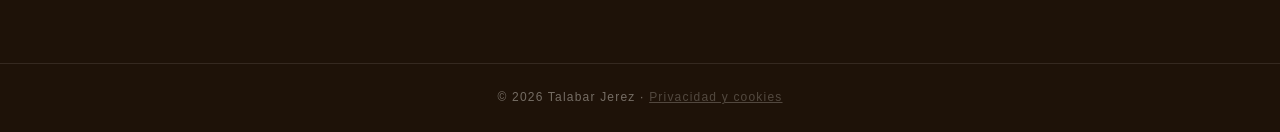
<file: contacto.html>
<!DOCTYPE html>
<html lang="es">
<head>
  <script>
  window.dataLayer = window.dataLayer || [];
  function gtag(){dataLayer.push(arguments);}
  gtag('consent', 'default', {
    'ad_storage': 'denied',
    'ad_user_data': 'denied',
    'ad_personalization': 'denied',
    'analytics_storage': 'denied'
  });
  </script>
  <!-- Google Tag Manager -->
  <script>(function(w,d,s,l,i){w[l]=w[l]||[];w[l].push({'gtm.start':
  new Date().getTime(),event:'gtm.js'});var f=d.getElementsByTagName(s)[0],
  j=d.createElement(s),dl=l!='dataLayer'?'&l='+l:'';j.async=true;j.src=
  'https://www.googletagmanager.com/gtm.js?id='+i+dl;f.parentNode.insertBefore(j,f);
  })(window,document,'script','dataLayer','GTM-5RXHSVJ4');</script>
  <!-- End Google Tag Manager -->

  <meta charset="utf-8"><meta name="viewport" content="width=device-width, initial-scale=1">
  <title>Contacto y reservas · Talabar Jerez · C/ Lancería 15, Jerez de la Frontera</title>
  <link rel="icon" type="image/x-icon" href="/favicon.ico">
  <link rel="icon" type="image/png" sizes="32x32" href="/favicon_32.png">
  <link rel="apple-touch-icon" sizes="180x180" href="/favicon_180.png">
  <link rel="icon" type="image/png" sizes="192x192" href="/favicon_192.png">
  <meta name="description" content="Reserva tu mesa en Talabar Jerez. C. Lancería, 15, Jerez de la Frontera. Tel. 956 34 97 87. Cocina abierta todos los días de 13:00 a 00:00.">
  <link rel="canonical" href="https://www.talabarjerez.com/contacto.html">
  <meta property="og:title" content="Contacto y reservas — Talabar Jerez, C/ Lancería 15">
  <meta property="og:description" content="Reserva tu mesa en Talabar Jerez. C/ Lancería 15, junto a la Plaza del Arenal. Tel. 956 34 97 87. Cocina abierta todos los días de 13:00 a 00:00.">
  <meta property="og:type" content="website"><meta property="og:url" content="https://www.talabarjerez.com/contacto.html">
  <meta property="og:image" content="https://www.talabarjerez.com/assets/talabar-interior.webp">
  <meta property="og:locale" content="es_ES"><meta property="og:site_name" content="Talabar Jerez">
  <meta name="twitter:card" content="summary_large_image">
  <meta name="twitter:title" content="Contacto y reservas — Talabar Jerez, C/ Lancería 15">
  <meta name="twitter:description" content="Reserva tu mesa en Talabar Jerez. C/ Lancería 15, junto a la Plaza del Arenal. Tel. 956 34 97 87. Cocina abierta todos los días de 13:00 a 00:00.">
  <meta name="twitter:image" content="https://www.talabarjerez.com/assets/talabar-interior.webp">
  <link rel="stylesheet" href="style.css">
  <script type="application/ld+json">{
    "@context": "https://schema.org",
    "@type": "BreadcrumbList",
    "itemListElement": [
      {"@type": "ListItem","position": 1,"name": "Inicio","item": "https://www.talabarjerez.com/"},
      {"@type": "ListItem","position": 2,"name": "Contacto y reservas","item": "https://www.talabarjerez.com/contacto.html"}
    ]
  }</script>
</head>
<body>
  <!-- Google Tag Manager (noscript) -->
  <noscript><iframe src="https://www.googletagmanager.com/ns.html?id=GTM-5RXHSVJ4"
  height="0" width="0" style="display:none;visibility:hidden"></iframe></noscript>
  <!-- End Google Tag Manager (noscript) -->

<header class="site-header">
  <div class="header-inner">
    <a href="/" aria-label="Talabar Jerez · Inicio"><img src="assets/logo.png" alt="Talabar · Restaurante en Jerez de la Frontera" class="logo" width="140" height="40"></a>
    <nav class="main-nav">
      <a href="/" class="nav-link">Inicio</a>
      <a href="carta.html" class="nav-link">Carta</a>
      <a href="casa.html" class="nav-link">Casa</a>
      <a href="contacto.html" class="nav-link active">Contacto</a>
      </nav>
    <a href="https://www.google.com/maps/reserve/v/dine/c/JcPCmgne7hU" class="btn-reservar" target="_blank" rel="noopener">Reservar</a>
    <button class="menu-toggle" aria-label="Menú" onclick="toggleMenu()">&#9776;</button>
  </div>
  <div class="mobile-nav" id="mobileNav">
    <a href="/" class="nav-link">Inicio</a>
    <a href="carta.html" class="nav-link">Carta</a>
    <a href="casa.html" class="nav-link">Casa</a>
    <a href="contacto.html" class="nav-link">Contacto</a>
    <a href="https://www.google.com/maps/reserve/v/dine/c/JcPCmgne7hU" class="btn-reservar" style="margin-top:1rem;display:inline-block" target="_blank" rel="noopener">Reservar</a>
  </div>
</header>
<main>
  <div class="page-hero">
    <p class="label reveal-fade" data-delay="0">Reservas</p>
    <h1 class="reveal-up" data-delay="150">Reserva tu mesa</h1>
    <p class="reveal-fade" data-delay="300">Llámanos directamente o reserva online. Te atendemos personalmente y te guardamos el sitio que más te guste.</p>
  </div>
  <div class="contacto-grid">
    <div class="contacto-cell reveal-stagger" data-delay="0">
      <p class="cell-label">Reserva online</p>
      <p class="cell-main" style="margin-bottom:1rem">+34 956 34 97 87</p>
      <a href="https://www.google.com/maps/reserve/v/dine/c/JcPCmgne7hU" class="btn-primary" style="font-size:0.7rem;padding:0.7rem 1.5rem;display:inline-block;margin-top:0.5rem" target="_blank" rel="noopener">Reservar mesa online</a>
      <p class="cell-sub">O llámanos directamente al <a href="tel:+34956349787">+34 956 34 97 87</a></p>
    </div>
    <div class="contacto-cell reveal-stagger" data-delay="100">
      <p class="cell-label">Visítanos</p>
      <p class="cell-main">C. Lancería, 15<br>11402 Jerez de la Frontera<br>Cádiz</p>
      <p class="cell-sub"><a href="https://maps.google.com/?q=Talabar+Jerez+Lanceria+15" target="_blank" rel="noopener">Cómo llegar →</a></p>
    </div>
    <div class="contacto-cell reveal-stagger" data-delay="200">
      <p class="cell-label">Horario</p>
      <p class="cell-main">Cocina abierta todos los días de 13:00 a 00:00</p>
      <p class="cell-sub">Comer allí · Para llevar</p>
    </div>
    <div class="contacto-cell reveal-stagger" data-delay="300">
      <p class="cell-label">Síguenos</p>
      <p class="cell-main"><a href="https://instagram.com/talabar.jerez" target="_blank" rel="noopener">@talabar.jerez</a></p>
      <p class="cell-sub">Lo último de la cocina y la barra en Instagram.</p>
    </div>
  </div>
  <div class="map-wrap reveal-up" data-delay="0">
    <iframe title="Ubicación de Talabar Jerez" src="https://www.google.com/maps?q=Calle+Lanceria+15,+Jerez+de+la+Frontera&output=embed" loading="lazy"></iframe>
  </div>
</main>
<footer class="site-footer">
  <div class="footer-inner">
    <div><h3>Talabar Jerez</h3><p>Restaurante de cocina jerezana en el corazón de Jerez de la Frontera. Cocina con raíces, vinos de Jerez.</p></div>
    <div><h4>Visítanos</h4><p>C. Lancería, 15<br>11402 Jerez de la Frontera, Cádiz<br><a href="tel:+34956349787">+34 956 34 97 87</a></p></div>
    <div><h4>Horario</h4><p>Cocina abierta todos los días de 13:00 a 00:00<br>Comer allí · Para llevar</p></div>
  </div>
  <div class="footer-copy">© 2026 Talabar Jerez · <a href="/privacidad.html" style="color:inherit;opacity:0.6;text-decoration:underline">Privacidad y cookies</a></div>
</footer>


<style>
/* ===== ANIMACIONES ===== */
.reveal-fade,
.reveal-up,
.reveal-left,
.reveal-right,
.reveal-stagger {
  opacity: 0;
  transition: opacity 0.9s cubic-bezier(0.16,1,0.3,1), transform 0.9s cubic-bezier(0.16,1,0.3,1);
}
.reveal-fade { transform: none; }
.reveal-up { transform: translateY(40px); }
.reveal-left { transform: translateX(-50px); }
.reveal-right { transform: translateX(50px); }
.reveal-stagger { transform: translateY(35px); }

.reveal-fade.in,
.reveal-up.in,
.reveal-left.in,
.reveal-right.in,
.reveal-stagger.in {
  opacity: 1;
  transform: none;
}

.draw-line {
  display: block; width: 40px; height: 1px;
  background: var(--wine, #5c1a1a);
  transform: scaleX(0); transform-origin: left;
  transition: transform 0.8s cubic-bezier(0.16,1,0.3,1) 0.3s;
  margin-bottom: 1rem;
}
.draw-line.in { transform: scaleX(1); }
</style>

<script>
function toggleMenu() {
  document.getElementById('mobileNav').classList.toggle('open');
}
const revealObserver = new IntersectionObserver((entries) => {
  entries.forEach(entry => {
    if (entry.isIntersecting) {
      const el = entry.target;
      const delay = el.dataset.delay || 0;
      setTimeout(() => el.classList.add('in'), parseInt(delay));
      revealObserver.unobserve(el);
    }
  });
}, { threshold: 0.15, rootMargin: '0px 0px -40px 0px' });

document.querySelectorAll(
  '.reveal-fade, .reveal-up, .reveal-left, .reveal-right, .reveal-stagger'
).forEach(el => revealObserver.observe(el));
</script>






<!-- BOTÓN STICKY RESERVA MÓVIL -->
<style>
#sticky-reserva {
  position: fixed;
  bottom: 1.2rem;
  left: 1rem;
  right: 1rem;
  z-index: 8888;
  background: #5c1a1a;
  color: #f5f0e8;
  text-decoration: none;
  padding: 1rem;
  font-family: 'Inter', sans-serif;
  font-size: 0.75rem;
  font-weight: 500;
  letter-spacing: 0.18em;
  text-transform: uppercase;
  border-radius: 2px;
  box-shadow: 0 4px 24px rgba(0,0,0,0.3);
  text-align: center;
  box-sizing: border-box;
  display: none;
}
</style>
<a href="https://www.google.com/maps/reserve/v/dine/c/JcPCmgne7hU" id="sticky-reserva" target="_blank" rel="noopener">Reservar mesa</a>
<script>
(function() {
  var btn = document.getElementById('sticky-reserva');
  function check() {
    if (window.innerWidth <= 768) {
      btn.style.display = 'block';
    } else {
      btn.style.display = 'none';
    }
  }
  window.addEventListener('load', check);
  window.addEventListener('resize', check);
  check();
})();
</script>

<!-- BANNER DE COOKIES -->
<div id="cookie-banner" style="display:none;position:fixed;bottom:0;left:0;right:0;z-index:9999;background:rgba(26,16,8,0.97);color:#f5f0e8;padding:1.2rem 1.5rem;align-items:center;justify-content:space-between;flex-wrap:wrap;gap:1rem;border-top:1px solid rgba(181,98,10,0.3);">
  <p style="margin:0;font-size:0.82rem;line-height:1.6;max-width:700px;font-family:'Inter',sans-serif;color:rgba(247,244,238,0.85);">
    Usamos cookies de <strong style="color:#f5f0e8">Google Analytics</strong> para entender cómo se usa la web y mejorarla.
    <a href="/privacidad.html" style="color:#b5620a;text-decoration:underline;margin-left:0.3rem">Más información</a>
  </p>
  <div style="display:flex;gap:0.75rem;flex-shrink:0">
    <button onclick="cerrarCookies(false)" style="background:transparent;border:1px solid rgba(247,244,238,0.3);color:rgba(247,244,238,0.7);padding:0.55rem 1.2rem;font-size:0.72rem;letter-spacing:0.12em;text-transform:uppercase;cursor:pointer;border-radius:2px;font-family:'Inter',sans-serif;">Rechazar</button>
    <button onclick="cerrarCookies(true)" style="background:#b5620a;border:none;color:#f5f0e8;padding:0.55rem 1.2rem;font-size:0.72rem;letter-spacing:0.12em;text-transform:uppercase;cursor:pointer;border-radius:2px;font-family:'Inter',sans-serif;">Aceptar</button>
  </div>
</div>
<script>
(function() {
  try {
    var consent = localStorage.getItem('talabar_cookie_consent');
    if (consent === 'granted' || consent === 'done') {
      gtag('consent', 'update', { 'analytics_storage': 'granted' });
    }
    if (!consent) {
      setTimeout(function() {
        var b = document.getElementById('cookie-banner');
        if (b) b.style.display = 'flex';
      }, 1000);
    }
  } catch(e) {}
  window.cerrarCookies = function(aceptado) {
    try { localStorage.setItem('talabar_cookie_consent', aceptado ? 'granted' : 'denied'); } catch(e) {}
    gtag('consent', 'update', { 'analytics_storage': aceptado ? 'granted' : 'denied' });
    var b = document.getElementById('cookie-banner');
    if (b) b.style.display = 'none';
  };
})();
  // Sticky header shadow on scroll
  const siteHeader = document.querySelector(".site-header");
  window.addEventListener("scroll", () => {
    siteHeader.classList.toggle("scrolled", window.scrollY > 10);
  }, { passive: true });
</script>
</body>
</html>
</file>
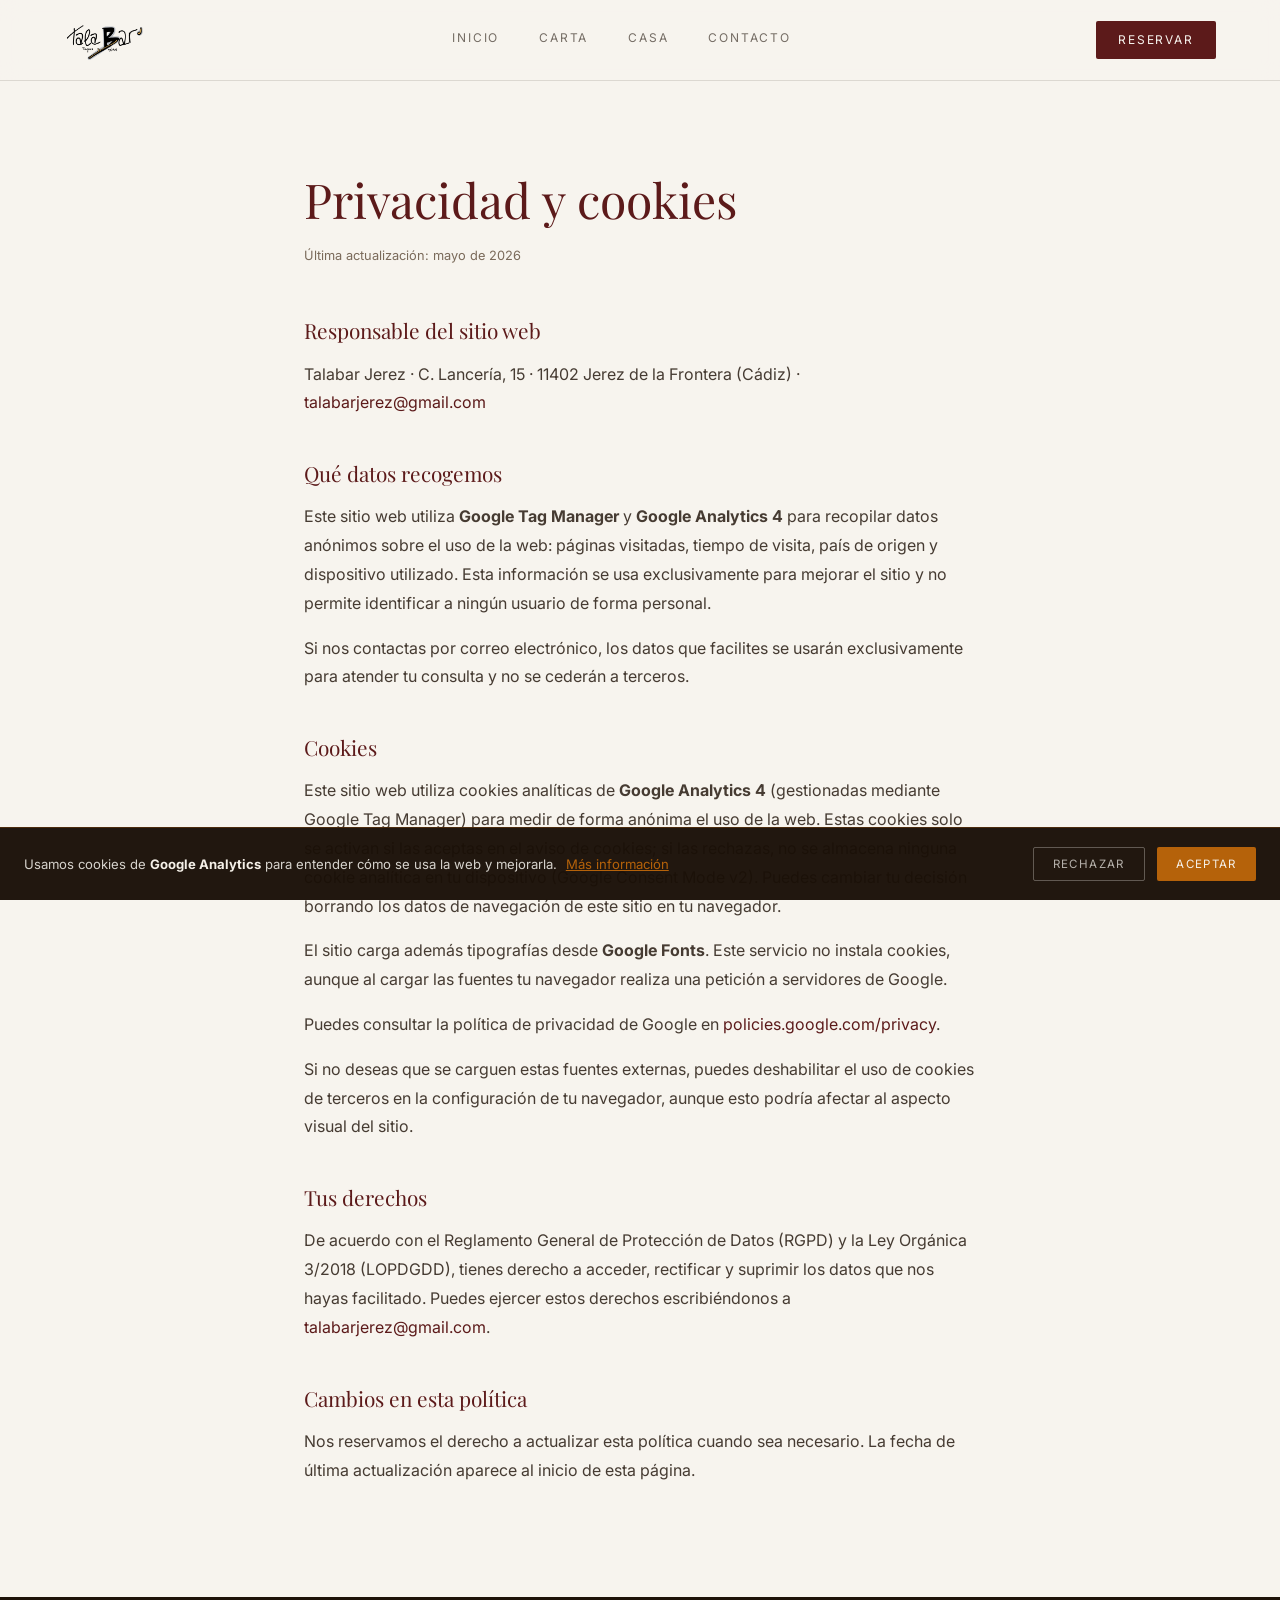
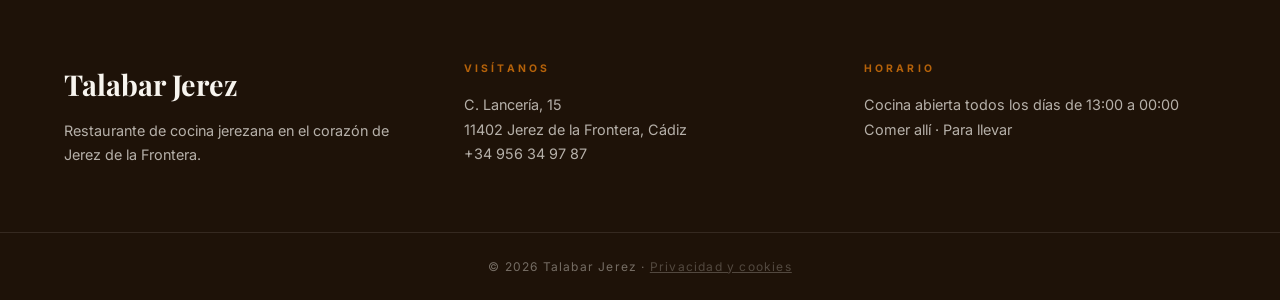
<file: privacidad.html>
<!DOCTYPE html>
<html lang="es">
<head>
  <script>
  window.dataLayer = window.dataLayer || [];
  function gtag(){dataLayer.push(arguments);}
  gtag('consent', 'default', {
    'ad_storage': 'denied',
    'ad_user_data': 'denied',
    'ad_personalization': 'denied',
    'analytics_storage': 'denied'
  });
  </script>
  <!-- Google Tag Manager -->
  <script>(function(w,d,s,l,i){w[l]=w[l]||[];w[l].push({'gtm.start':
  new Date().getTime(),event:'gtm.js'});var f=d.getElementsByTagName(s)[0],
  j=d.createElement(s),dl=l!='dataLayer'?'&l='+l:'';j.async=true;j.src=
  'https://www.googletagmanager.com/gtm.js?id='+i+dl;f.parentNode.insertBefore(j,f);
  })(window,document,'script','dataLayer','GTM-5RXHSVJ4');</script>
  <!-- End Google Tag Manager -->

  <meta charset="utf-8">
  <meta name="viewport" content="width=device-width, initial-scale=1">
  <title>Privacidad y cookies · Talabar Jerez</title>
  <meta name="description" content="Política de privacidad y uso de cookies de Talabar Jerez.">
  <meta name="robots" content="noindex">
  <link rel="canonical" href="https://www.talabarjerez.com/privacidad.html">
  <link rel="icon" type="image/x-icon" href="/favicon.ico">
  <link rel="preconnect" href="https://fonts.googleapis.com"><link rel="preconnect" href="https://fonts.gstatic.com" crossorigin><link href="https://fonts.googleapis.com/css2?family=Playfair+Display:ital,wght@0,400;0,600;1,400&family=Inter:wght@300;400;500&display=swap" rel="stylesheet"><link rel="stylesheet" href="style.css">
  <style>
    .privacidad-body {
      max-width: 720px;
      margin: 0 auto;
      padding: 5rem 1.5rem 6rem;
    }
    .privacidad-body h1 {
      font-family: 'Playfair Display', serif;
      font-size: clamp(2rem, 5vw, 3rem);
      font-weight: 400;
      color: #5c1a1a;
      margin-bottom: 0.5rem;
    }
    .privacidad-body .fecha {
      font-size: 0.8rem;
      color: #7a6a5a;
      margin-bottom: 3rem;
      display: block;
    }
    .privacidad-body h2 {
      font-family: 'Playfair Display', serif;
      font-size: 1.3rem;
      font-weight: 400;
      color: #5c1a1a;
      margin: 2.5rem 0 0.75rem;
    }
    .privacidad-body p {
      font-size: 1rem;
      line-height: 1.8;
      color: rgba(30,18,8,0.82);
      margin-bottom: 1rem;
    }
    .privacidad-body a { color: #5c1a1a; }
  </style>
</head>
<body>
  <!-- Google Tag Manager (noscript) -->
  <noscript><iframe src="https://www.googletagmanager.com/ns.html?id=GTM-5RXHSVJ4"
  height="0" width="0" style="display:none;visibility:hidden"></iframe></noscript>
  <!-- End Google Tag Manager (noscript) -->


<header class="site-header">
  <div class="header-inner">
    <a href="/" aria-label="Talabar Jerez · Inicio">
      <img src="assets/logo.png" alt="Talabar · Restaurante en Jerez de la Frontera" class="logo" width="140" height="40">
    </a>
    <nav class="main-nav">
      <a href="/" class="nav-link">Inicio</a>
      <a href="carta.html" class="nav-link">Carta</a>
      <a href="casa.html" class="nav-link">Casa</a>
      <a href="contacto.html" class="nav-link">Contacto</a>
    </nav>
    <a href="https://www.google.com/maps/reserve/v/dine/c/JcPCmgne7hU" class="btn-reservar" target="_blank" rel="noopener">Reservar</a>
    <button class="menu-toggle" aria-label="Menú" onclick="toggleMenu()">&#9776;</button>
  </div>
  <div class="mobile-nav" id="mobileNav">
    <a href="/" class="nav-link">Inicio</a>
    <a href="carta.html" class="nav-link">Carta</a>
    <a href="casa.html" class="nav-link">Casa</a>
    <a href="contacto.html" class="nav-link">Contacto</a>
  </div>
</header>

<main>
  <div class="privacidad-body">
    <h1>Privacidad y cookies</h1>
    <span class="fecha">Última actualización: mayo de 2026</span>

    <h2>Responsable del sitio web</h2>
    <p>Talabar Jerez · C. Lancería, 15 · 11402 Jerez de la Frontera (Cádiz) · <a href="mailto:talabarjerez@gmail.com">talabarjerez@gmail.com</a></p>

    <h2>Qué datos recogemos</h2>
    <p>Este sitio web utiliza <strong>Google Tag Manager</strong> y <strong>Google Analytics 4</strong> para recopilar datos anónimos sobre el uso de la web: páginas visitadas, tiempo de visita, país de origen y dispositivo utilizado. Esta información se usa exclusivamente para mejorar el sitio y no permite identificar a ningún usuario de forma personal.</p>
    <p>Si nos contactas por correo electrónico, los datos que facilites se usarán exclusivamente para atender tu consulta y no se cederán a terceros.</p>

    <h2>Cookies</h2>
    <p>Este sitio web utiliza cookies analíticas de <strong>Google Analytics 4</strong> (gestionadas mediante Google Tag Manager) para medir de forma anónima el uso de la web. Estas cookies solo se activan si las aceptas en el aviso de cookies; si las rechazas, no se almacena ninguna cookie analítica en tu dispositivo (Google Consent Mode v2). Puedes cambiar tu decisión borrando los datos de navegación de este sitio en tu navegador.</p>
    <p>El sitio carga además tipografías desde <strong>Google Fonts</strong>. Este servicio no instala cookies, aunque al cargar las fuentes tu navegador realiza una petición a servidores de Google.</p>
    <p>Puedes consultar la política de privacidad de Google en <a href="https://policies.google.com/privacy" target="_blank" rel="noopener">policies.google.com/privacy</a>.</p>
    <p>Si no deseas que se carguen estas fuentes externas, puedes deshabilitar el uso de cookies de terceros en la configuración de tu navegador, aunque esto podría afectar al aspecto visual del sitio.</p>

    <h2>Tus derechos</h2>
    <p>De acuerdo con el Reglamento General de Protección de Datos (RGPD) y la Ley Orgánica 3/2018 (LOPDGDD), tienes derecho a acceder, rectificar y suprimir los datos que nos hayas facilitado. Puedes ejercer estos derechos escribiéndonos a <a href="mailto:talabarjerez@gmail.com">talabarjerez@gmail.com</a>.</p>

    <h2>Cambios en esta política</h2>
    <p>Nos reservamos el derecho a actualizar esta política cuando sea necesario. La fecha de última actualización aparece al inicio de esta página.</p>
  </div>
</main>

<footer class="site-footer">
  <div class="footer-inner">
    <div><h3>Talabar Jerez</h3><p>Restaurante de cocina jerezana en el corazón de Jerez de la Frontera.</p></div>
    <div><h4>Visítanos</h4><p>C. Lancería, 15<br>11402 Jerez de la Frontera, Cádiz<br><a href="tel:+34956349787">+34 956 34 97 87</a></p></div>
    <div><h4>Horario</h4><p>Cocina abierta todos los días de 13:00 a 00:00<br>Comer allí · Para llevar</p></div>
  </div>
  <div class="footer-copy">© 2026 Talabar Jerez · <a href="/privacidad.html" style="color:inherit;opacity:0.6;text-decoration:underline">Privacidad y cookies</a></div>
</footer>

<script>function toggleMenu(){document.getElementById('mobileNav').classList.toggle('open');}</script>



<!-- BANNER DE COOKIES -->
<div id="cookie-banner" style="display:none;position:fixed;bottom:0;left:0;right:0;z-index:9999;background:rgba(26,16,8,0.97);color:#f5f0e8;padding:1.2rem 1.5rem;align-items:center;justify-content:space-between;flex-wrap:wrap;gap:1rem;border-top:1px solid rgba(181,98,10,0.3);">
  <p style="margin:0;font-size:0.82rem;line-height:1.6;max-width:700px;font-family:'Inter',sans-serif;color:rgba(247,244,238,0.85);">
    Usamos cookies de <strong style="color:#f5f0e8">Google Analytics</strong> para entender cómo se usa la web y mejorarla.
    <a href="/privacidad.html" style="color:#b5620a;text-decoration:underline;margin-left:0.3rem">Más información</a>
  </p>
  <div style="display:flex;gap:0.75rem;flex-shrink:0">
    <button onclick="cerrarCookies(false)" style="background:transparent;border:1px solid rgba(247,244,238,0.3);color:rgba(247,244,238,0.7);padding:0.55rem 1.2rem;font-size:0.72rem;letter-spacing:0.12em;text-transform:uppercase;cursor:pointer;border-radius:2px;font-family:'Inter',sans-serif;">Rechazar</button>
    <button onclick="cerrarCookies(true)" style="background:#b5620a;border:none;color:#f5f0e8;padding:0.55rem 1.2rem;font-size:0.72rem;letter-spacing:0.12em;text-transform:uppercase;cursor:pointer;border-radius:2px;font-family:'Inter',sans-serif;">Aceptar</button>
  </div>
</div>
<script>
(function() {
  try {
    var consent = localStorage.getItem('talabar_cookie_consent');
    if (consent === 'granted' || consent === 'done') {
      gtag('consent', 'update', { 'analytics_storage': 'granted' });
    }
    if (!consent) {
      setTimeout(function() {
        var b = document.getElementById('cookie-banner');
        if (b) b.style.display = 'flex';
      }, 1000);
    }
  } catch(e) {}
  window.cerrarCookies = function(aceptado) {
    try { localStorage.setItem('talabar_cookie_consent', aceptado ? 'granted' : 'denied'); } catch(e) {}
    gtag('consent', 'update', { 'analytics_storage': aceptado ? 'granted' : 'denied' });
    var b = document.getElementById('cookie-banner');
    if (b) b.style.display = 'none';
  };
})();
  // Sticky header shadow on scroll
  const siteHeader = document.querySelector(".site-header");
  window.addEventListener("scroll", () => {
    siteHeader.classList.toggle("scrolled", window.scrollY > 10);
  }, { passive: true });
</script>
</body>
</html>
</file>
<file: style.css>
/* ===== RESET & BASE ===== */
*, *::before, *::after { box-sizing: border-box; margin: 0; padding: 0; }
html { scroll-behavior: smooth; }
body {
  overflow-x: hidden;
  font-family: 'Inter', sans-serif;
  font-weight: 400;
  background: #f7f4ee;
  color: #1e1208;
  line-height: 1.6;
}
img { display: block; max-width: 100%; }
a { color: inherit; text-decoration: none; }

/* ===== VARIABLES ===== */
:root {
  --cream: #f7f4ee;
  --dark: #1e1208;
  --wine: #5c1a1a;
  --amber: #b5620a;
  --muted: #7a6a5a;
  --border: rgba(30,18,8,0.12);
  --font-display: 'Playfair Display', serif;
}

/* ===== HEADER ===== */
.site-header {
  position: sticky; top: 0; z-index: 100;
  background: rgba(247,244,238,0.92);
  backdrop-filter: blur(12px);
  border-bottom: 1px solid var(--border);
  transition: box-shadow 0.3s ease;
}
.site-header.scrolled {
  box-shadow: 0 2px 16px rgba(30,18,8,0.12);
}
.header-inner {
  max-width: 1200px; margin: 0 auto;
  padding: 1rem 1.5rem;
  display: flex; align-items: center; justify-content: space-between;
}
.logo { height: 48px; width: auto; }
.main-nav { display: flex; gap: 2.5rem; }
.nav-link {
  font-size: 0.75rem; letter-spacing: 0.15em; text-transform: uppercase;
  color: rgba(30,18,8,0.6); transition: color 0.2s;
  position: relative; padding-bottom: 4px;
}
.nav-link::after {
  content: ""; position: absolute; left: 0; bottom: 0;
  width: 100%; height: 1px; background: var(--wine);
  transform: scaleX(0); transform-origin: left;
  transition: transform 0.3s ease;
}
.nav-link:hover::after, .nav-link.active::after { transform: scaleX(1); }
.nav-link:hover, .nav-link.active { color: var(--wine); }
.btn-reservar {
  background: var(--wine); color: var(--cream);
  padding: 0.6rem 1.4rem; font-size: 0.75rem;
  letter-spacing: 0.15em; text-transform: uppercase;
  border-radius: 2px; transition: background 0.2s ease, transform 0.2s ease, box-shadow 0.2s ease;
}
.btn-reservar:hover { background: #4a1414; transform: translateY(-1px); box-shadow: 0 4px 14px rgba(74,20,20,0.25); }
.menu-toggle {
  display: none; background: none; border: none;
  font-size: 1.4rem; cursor: pointer; color: var(--dark);
}
.mobile-nav {
  display: none; flex-direction: column; gap: 1rem;
  padding: 1.5rem; border-top: 1px solid var(--border);
}
.mobile-nav.open { display: flex; }

@media (max-width: 768px) {
  .main-nav, .btn-reservar { display: none; }
  .menu-toggle { display: block; }
}

/* ===== HERO ===== */
.hero {
  position: relative; min-height: 92vh;
  display: flex; align-items: flex-end; overflow: hidden;
}
.hero-img {
  position: absolute; inset: 0;
  width: 100%; height: 100%; object-fit: cover;
  animation: heroZoom 12s ease-out forwards;
}
@keyframes heroZoom {
  from { transform: scale(1.06); }
  to { transform: scale(1); }
}
.hero-overlay {
  position: absolute; inset: 0;
  background: linear-gradient(to bottom, rgba(30,18,8,0.35) 0%, rgba(30,18,8,0.3) 40%, rgba(30,18,8,0.92) 100%);
}
.hero-content {
  position: relative; max-width: 1200px; margin: 0 auto;
  padding: 10rem 1.5rem 6rem; width: 100%;
}
.eyebrow {
  font-size: 0.65rem; letter-spacing: 0.35em; text-transform: uppercase;
  color: var(--amber); margin-bottom: 1.5rem;
  text-shadow: 0 1px 6px rgba(0,0,0,0.85), 0 0 20px rgba(0,0,0,0.5);
  font-weight: 300;
}
.hero-content h1 {
  font-family: var(--font-display);
  font-size: clamp(3rem, 8vw, 5.5rem);
  font-weight: 400; line-height: 0.95;
  color: var(--cream); max-width: 900px;
}
.hero-content h1 em { color: var(--amber); font-style: italic; }
.hero-sub {
  margin-top: 2rem; max-width: 520px;
  color: rgba(247,244,238,0.82); font-size: 1.05rem; line-height: 1.65;
}
.hero-ctas { margin-top: 2.5rem; display: flex; flex-wrap: wrap; gap: 1rem; }
.btn-primary {
  background: var(--amber); color: var(--cream);
  padding: 1rem 2rem; font-size: 0.75rem;
  letter-spacing: 0.2em; text-transform: uppercase;
  border-radius: 2px; display: inline-block;
  transition: background 0.25s ease, transform 0.25s ease, box-shadow 0.25s ease;
}
.btn-primary:hover { background: #9a520a; transform: translateY(-2px); box-shadow: 0 6px 18px rgba(154,82,10,0.28); }
.btn-outline {
  border: 1px solid rgba(247,244,238,0.4); color: var(--cream);
  padding: 1rem 2rem; font-size: 0.75rem;
  letter-spacing: 0.2em; text-transform: uppercase;
  border-radius: 2px; display: inline-block;
  transition: background 0.25s ease, border-color 0.25s ease, transform 0.25s ease;
}
.btn-outline:hover { background: rgba(247,244,238,0.1); border-color: rgba(247,244,238,0.7); transform: translateY(-2px); }
.hero-stats {
  margin-top: 3.5rem; display: flex; flex-wrap: wrap;
  align-items: baseline; gap: 1.5rem;
  color: rgba(247,244,238,0.75); font-size: 0.9rem;
}
.stat-num {
  font-family: var(--font-display); font-size: 2rem; color: var(--amber);
}
.divider { width: 1px; height: 1.5rem; background: rgba(247,244,238,0.3); }
@media (max-width: 600px) { .divider { display: none; } }

/* ===== HISTORIA ===== */
.historia { padding: 7rem 1.5rem; max-width: 1000px; margin: 0 auto; overflow: hidden; }
.historia-inner { display: grid; grid-template-columns: 2fr 3fr; gap: 3rem; align-items: start; }
.label {
  font-size: 0.65rem; letter-spacing: 0.4em; text-transform: uppercase;
  color: var(--wine); margin-bottom: 1.5rem; display: block;
}
.historia-left h2 {
  font-family: var(--font-display);
  font-size: clamp(2.5rem, 5vw, 3.5rem); font-weight: 400; line-height: 1.1;
}
.historia-right p { font-size: 1.05rem; line-height: 1.7; color: rgba(30,18,8,0.82); margin-bottom: 1.2rem; }
.quote {
  font-family: var(--font-display); font-size: 1.4rem;
  color: var(--wine); font-style: italic; margin-top: 1rem !important;
}
@media (max-width: 700px) {
  .historia-inner { grid-template-columns: 1fr; }
}

/* ===== PLATOS ===== */
.platos { padding: 6rem 1.5rem; background: rgba(181,98,10,0.06); }
.platos-inner { max-width: 1200px; margin: 0 auto; }
.platos-header { text-align: center; margin-bottom: 4rem; }
.platos-header h2 {
  font-family: var(--font-display);
  font-size: clamp(2.5rem, 5vw, 3.5rem); font-weight: 400;
}
.platos-grid { display: grid; grid-template-columns: repeat(4, 1fr); gap: 2rem; }
@media (max-width: 900px) { .platos-grid { grid-template-columns: repeat(2, 1fr); } }
@media (max-width: 500px) { .platos-grid { grid-template-columns: 1fr; } }
.plato { transition: transform 0.3s ease; position: relative; }
.plato:hover { transform: translateY(-4px); }
.plato-img-wrap {
  aspect-ratio: 1; overflow: hidden; background: #e8e2d8; margin-bottom: 1.2rem;
  border-radius: 3px; position: relative;
}
.plato-img-wrap::after {
  content: ""; position: absolute; left: 0; bottom: 0;
  width: 100%; height: 3px; background: var(--amber);
  transform: scaleX(0); transform-origin: left;
  transition: transform 0.4s ease;
}
.plato:hover .plato-img-wrap::after { transform: scaleX(1); }
.plato-img-wrap img {
  width: 100%; height: 100%; object-fit: cover;
  transition: transform 0.6s ease;
}
.plato:hover .plato-img-wrap img { transform: scale(1.05); }
.plato-info { display: flex; align-items: baseline; justify-content: flex-start; gap: 0.5rem; margin-bottom: 0.3rem; }
.plato-info h3 { font-family: var(--font-display); font-size: 1.15rem; color: var(--wine); }
.precio { font-family: var(--font-display); font-size: 0.9rem; color: rgba(30,18,8,0.6); white-space: nowrap; }
.plato-desc { font-size: 0.85rem; color: var(--muted); line-height: 1.5; }
.platos-cta { text-align: center; margin-top: 3.5rem; }
.link-arrow {
  font-size: 0.8rem; letter-spacing: 0.2em; text-transform: uppercase;
  border-bottom: 1px solid var(--wine); padding-bottom: 0.2rem;
  transition: color 0.2s;
}
.link-arrow:hover { color: var(--wine); }

/* ===== BODEGA ===== */
.bodega { padding: 7rem 1.5rem; overflow: hidden; }
.bodega-inner { max-width: 1200px; margin: 0 auto; display: grid; grid-template-columns: 1fr 1fr; gap: 4rem; align-items: center; }
@media (max-width: 800px) { .bodega-inner { grid-template-columns: 1fr; } }
.bodega-img-col { position: relative; }
.bodega-img-col img { width: 100%; aspect-ratio: 4/5; object-fit: cover; }
.bodega-quote {
  position: absolute; bottom: -1.5rem; right: -1.5rem;
  background: var(--wine); color: var(--cream);
  padding: 2rem; max-width: 260px;
  font-family: var(--font-display); font-size: 1.1rem; line-height: 1.4;
}
@media (max-width: 800px) { .bodega-quote { position: static; margin-top: 1rem; } }
.bodega-text h2 {
  font-family: var(--font-display);
  font-size: clamp(2.5rem, 5vw, 3.5rem); font-weight: 400;
  margin-bottom: 2rem; line-height: 1.1;
}
.bodega-text p { font-size: 1.05rem; line-height: 1.7; color: rgba(30,18,8,0.82); margin-bottom: 1.2rem; }
.muted { color: var(--muted) !important; font-style: italic; }
.terraza-img { margin-top: 2rem; width: 100%; aspect-ratio: 16/10; object-fit: cover; }

/* ===== CTA SECTION ===== */
.cta-section {
  padding: 6rem 1.5rem; background: var(--dark);
  color: var(--cream); text-align: center;
}
.cta-section .label.accent { color: var(--amber); }
.cta-section h2 {
  font-family: var(--font-display);
  font-size: clamp(2.5rem, 5vw, 3.5rem); font-weight: 400;
  margin-bottom: 1rem;
}
.cta-sub { color: rgba(247,244,238,0.7); font-size: 1.05rem; margin-bottom: 2.5rem; }

/* ===== FOOTER ===== */
.site-footer { background: var(--dark); color: var(--cream); }
.footer-inner {
  max-width: 1200px; margin: 0 auto;
  padding: 4rem 1.5rem;
  display: grid; grid-template-columns: repeat(3, 1fr); gap: 3rem;
}
@media (max-width: 700px) { .footer-inner { grid-template-columns: 1fr; } }
.footer-inner h3 { font-family: var(--font-display); font-size: 1.8rem; margin-bottom: 0.75rem; }
.footer-inner h4 {
  font-size: 0.65rem; letter-spacing: 0.3em; text-transform: uppercase;
  color: var(--amber); margin-bottom: 1rem;
}
.footer-inner p { color: rgba(247,244,238,0.7); font-size: 0.9rem; line-height: 1.7; }
.footer-inner a:hover { color: var(--amber); }
.footer-copy {
  border-top: 1px solid rgba(247,244,238,0.1);
  padding: 1.5rem; text-align: center;
  font-size: 0.75rem; color: rgba(247,244,238,0.4); letter-spacing: 0.1em;
}

/* ===== INNER PAGES ===== */
.page-hero {
  padding: 7rem 1.5rem 4rem; text-align: center;
  max-width: 800px; margin: 0 auto;
}
.page-hero h1 {
  font-family: var(--font-display);
  font-size: clamp(2.5rem, 6vw, 4rem); font-weight: 400;
  margin-bottom: 1rem; line-height: 1.1;
}
.page-hero h1 em { color: var(--wine); }
.page-hero p { font-size: 1.1rem; color: var(--muted); line-height: 1.7; max-width: 600px; margin: 0 auto; }

/* ===== CARTA PAGE ===== */
.carta-body { max-width: 900px; margin: 0 auto; padding: 0 1.5rem 6rem; }
.carta-section { margin-bottom: 4rem; }
.carta-section-header {
  display: flex; align-items: flex-end; gap: 1.5rem; margin-bottom: 1rem;
}
.carta-section-header h2 {
  font-family: var(--font-display); font-size: clamp(1.5rem, 3vw, 2rem);
  color: var(--wine); white-space: nowrap; font-weight: 400;
}
.carta-line { flex: 1; height: 1px; background: var(--border); margin-bottom: 4px; }
.carta-cols-header {
  display: flex; gap: 1rem; justify-content: flex-end;
  font-size: 0.6rem; letter-spacing: 0.2em; text-transform: uppercase;
  color: var(--muted); margin-bottom: 0.5rem;
}
.carta-cols-header span { width: 60px; text-align: right; }
.carta-intro { font-size: 0.9rem; color: var(--muted); font-style: italic; margin-bottom: 1.5rem; }
.carta-item {
  display: flex; gap: 1rem; align-items: flex-start;
  padding: 0.9rem 0; border-bottom: 1px solid var(--border);
}
.carta-item:last-child { border-bottom: none; }
.carta-item-name { flex: 1; }
.carta-item-name h3 { font-family: var(--font-display); font-size: 1rem; font-weight: 400; display: inline; }
.carta-item-name .star { color: var(--amber); font-size: 0.75rem; margin-left: 0.3rem; }
.carta-item-prices { display: flex; gap: 1rem; font-family: var(--font-display); font-size: 0.9rem; color: var(--wine); }
.carta-item-prices span { width: 60px; text-align: right; }
.carta-nota { font-size: 0.75rem; color: var(--muted); text-align: center; padding-top: 2rem; }

/* ===== SOBRE NOSOTROS ===== */
.sobre-text { max-width: 720px; margin: 0 auto; padding: 0 1.5rem 4rem; }
.sobre-text p { font-size: 1.1rem; line-height: 1.8; color: rgba(30,18,8,0.82); margin-bottom: 1.5rem; }
.sobre-img-full { width: 100%; height: 55vh; object-fit: cover; }
.sobre-pilares { max-width: 1100px; margin: 0 auto; padding: 5rem 1.5rem; display: grid; grid-template-columns: repeat(4,1fr); gap: 2rem; }
@media (max-width: 800px) { .sobre-pilares { grid-template-columns: repeat(2,1fr); } }
@media (max-width: 500px) { .sobre-pilares { grid-template-columns: 1fr; } }
.pilar { padding: 2rem; border: 1px solid var(--border); }
.pilar-num { font-family: var(--font-display); font-size: 2rem; color: var(--wine); margin-bottom: 0.75rem; }
.pilar h3 { font-family: var(--font-display); font-size: 1.2rem; font-weight: 400; margin-bottom: 0.5rem; }
.pilar p { font-size: 0.9rem; color: var(--muted); line-height: 1.6; }

/* ===== CONTACTO ===== */
.contacto-grid { max-width: 1000px; margin: 0 auto; padding: 0 1.5rem 4rem; display: grid; grid-template-columns: 1fr 1fr; gap: 1px; background: var(--border); }
@media (max-width: 650px) { .contacto-grid { grid-template-columns: 1fr; } }
.contacto-cell { background: var(--cream); padding: 3rem; }
.contacto-cell .cell-label { font-size: 0.65rem; letter-spacing: 0.3em; text-transform: uppercase; color: var(--muted); margin-bottom: 0.75rem; }
.contacto-cell .cell-main { font-family: var(--font-display); font-size: 1.6rem; color: var(--wine); line-height: 1.3; }
.contacto-cell .cell-main a:hover { color: var(--amber); }
.contacto-cell .cell-sub { margin-top: 0.75rem; font-size: 0.9rem; color: var(--muted); }
.contacto-cell .cell-sub a { border-bottom: 1px solid var(--wine); padding-bottom: 0.1rem; }
.map-wrap { width: 100%; height: 420px; }
.map-wrap iframe { width: 100%; height: 100%; border: 0; filter: grayscale(0.3); }

/* ===== CARTA MÓVIL ===== */
@media (max-width: 600px) {
  .carta-cols-header { display: none; }
  .carta-section-header { flex-wrap: wrap; gap: 0.5rem; }
  .carta-section-header h2 { font-size: 1.4rem; white-space: normal; }
  .carta-line { display: none; }
  .carta-item { flex-direction: column; gap: 0.3rem; }
  .carta-item-prices { justify-content: flex-start; gap: 0.75rem; font-size: 0.85rem; }
  .carta-item-prices span { width: auto; text-align: left; }
  .carta-item-prices span:empty { display: none; }
  .carta-body { padding: 0 1rem 4rem; }
}

/* ===== TABANCO SECTION ===== */
.tabanco-section {
  background: var(--dark); color: var(--cream);
  padding: 6rem 1.5rem;
}
.tabanco-inner {
  max-width: 1000px; margin: 0 auto;
  display: grid; grid-template-columns: 1fr 2fr; gap: 4rem; align-items: start;
}
@media (max-width: 700px) { .tabanco-inner { grid-template-columns: 1fr; gap: 2rem; } }
.tabanco-inner .label { color: var(--amber); }
.tabanco-inner h2 {
  font-family: var(--font-display);
  font-size: clamp(2rem, 4vw, 3rem); font-weight: 400; line-height: 1.1;
}
.tabanco-text p {
  font-size: 1.1rem; line-height: 1.8;
  color: rgba(247,244,238,0.82); margin-bottom: 1.2rem;
}
.tabanco-text p:last-child {
  font-family: var(--font-display); font-size: 1.3rem;
  color: var(--amber); font-style: italic;
}

/* ===== RESEÑAS ===== */
.resenas { padding: 7rem 1.5rem; background: rgba(181,98,10,0.04); }
.resenas-inner { max-width: 1200px; margin: 0 auto; }
.resenas-header { text-align: center; margin-bottom: 4rem; }
.resenas-header h2 {
  font-family: var(--font-display);
  font-size: clamp(2rem, 4vw, 3rem); font-weight: 400;
}
.resenas-header h2 em { color: var(--wine); font-style: italic; }
.resenas-grid {
  display: grid; grid-template-columns: repeat(3, 1fr); gap: 1.5rem;
}
@media (max-width: 900px) { .resenas-grid { grid-template-columns: repeat(2, 1fr); } }
@media (max-width: 580px) { .resenas-grid { grid-template-columns: 1fr; } }
.resena {
  background: var(--cream); border: 0.5px solid var(--border);
  padding: 2rem; display: flex; flex-direction: column; gap: 1rem;
  position: relative; overflow: hidden;
}
.resena::before {
  content: "\201C"; position: absolute; top: -0.5rem; right: 1rem;
  font-family: var(--font-display); font-size: 5rem;
  color: var(--amber); opacity: 0.12; line-height: 1; pointer-events: none;
}
.resena-stars { color: var(--amber); font-size: 1rem; letter-spacing: 0.1em; }
.resena-texto {
  font-family: var(--font-display); font-size: 0.95rem;
  line-height: 1.6; color: rgba(30,18,8,0.82); flex: 1;
  font-style: italic;
}
.resena-autor { display: flex; align-items: center; gap: 0.75rem; margin-top: auto; }
.resena-avatar {
  width: 36px; height: 36px; border-radius: 50%;
  background: var(--wine); color: var(--cream);
  display: flex; align-items: center; justify-content: center;
  font-size: 0.85rem; font-weight: 500; flex-shrink: 0;
}
.resena-nombre { font-size: 0.85rem; font-weight: 500; color: var(--dark); }
.resena-plataforma { font-size: 0.75rem; color: var(--muted); }

/* ─── Accesibilidad y pulido ─── */
/* Foco visible para navegación con teclado */
a:focus-visible, button:focus-visible, .btn-primary:focus-visible, .btn-outline:focus-visible, .btn-reservar:focus-visible {
  outline: 2px solid var(--amber);
  outline-offset: 3px;
}
/* Respeta a quien prefiere menos movimiento (accesibilidad + Core Web Vitals) */
@media (prefers-reduced-motion: reduce) {
  *, *::before, *::after {
    animation-duration: 0.01ms !important;
    animation-iteration-count: 1 !important;
    transition-duration: 0.01ms !important;
    scroll-behavior: auto !important;
  }
  .reveal-up, .reveal-fade, .reveal-left, .reveal-right, .split-line {
    opacity: 1 !important;
    transform: none !important;
  }
}

/* ─── Kicker con trazos decorativos (solo en headers centrados) ─── */
.platos-header .label, .resenas-header .label {
  display: inline-flex; align-items: center; gap: 0.9rem;
}
.platos-header .label::before, .platos-header .label::after,
.resenas-header .label::before, .resenas-header .label::after {
  content: ""; width: 28px; height: 1px; background: var(--amber); opacity: 0.5;
}
</file>
